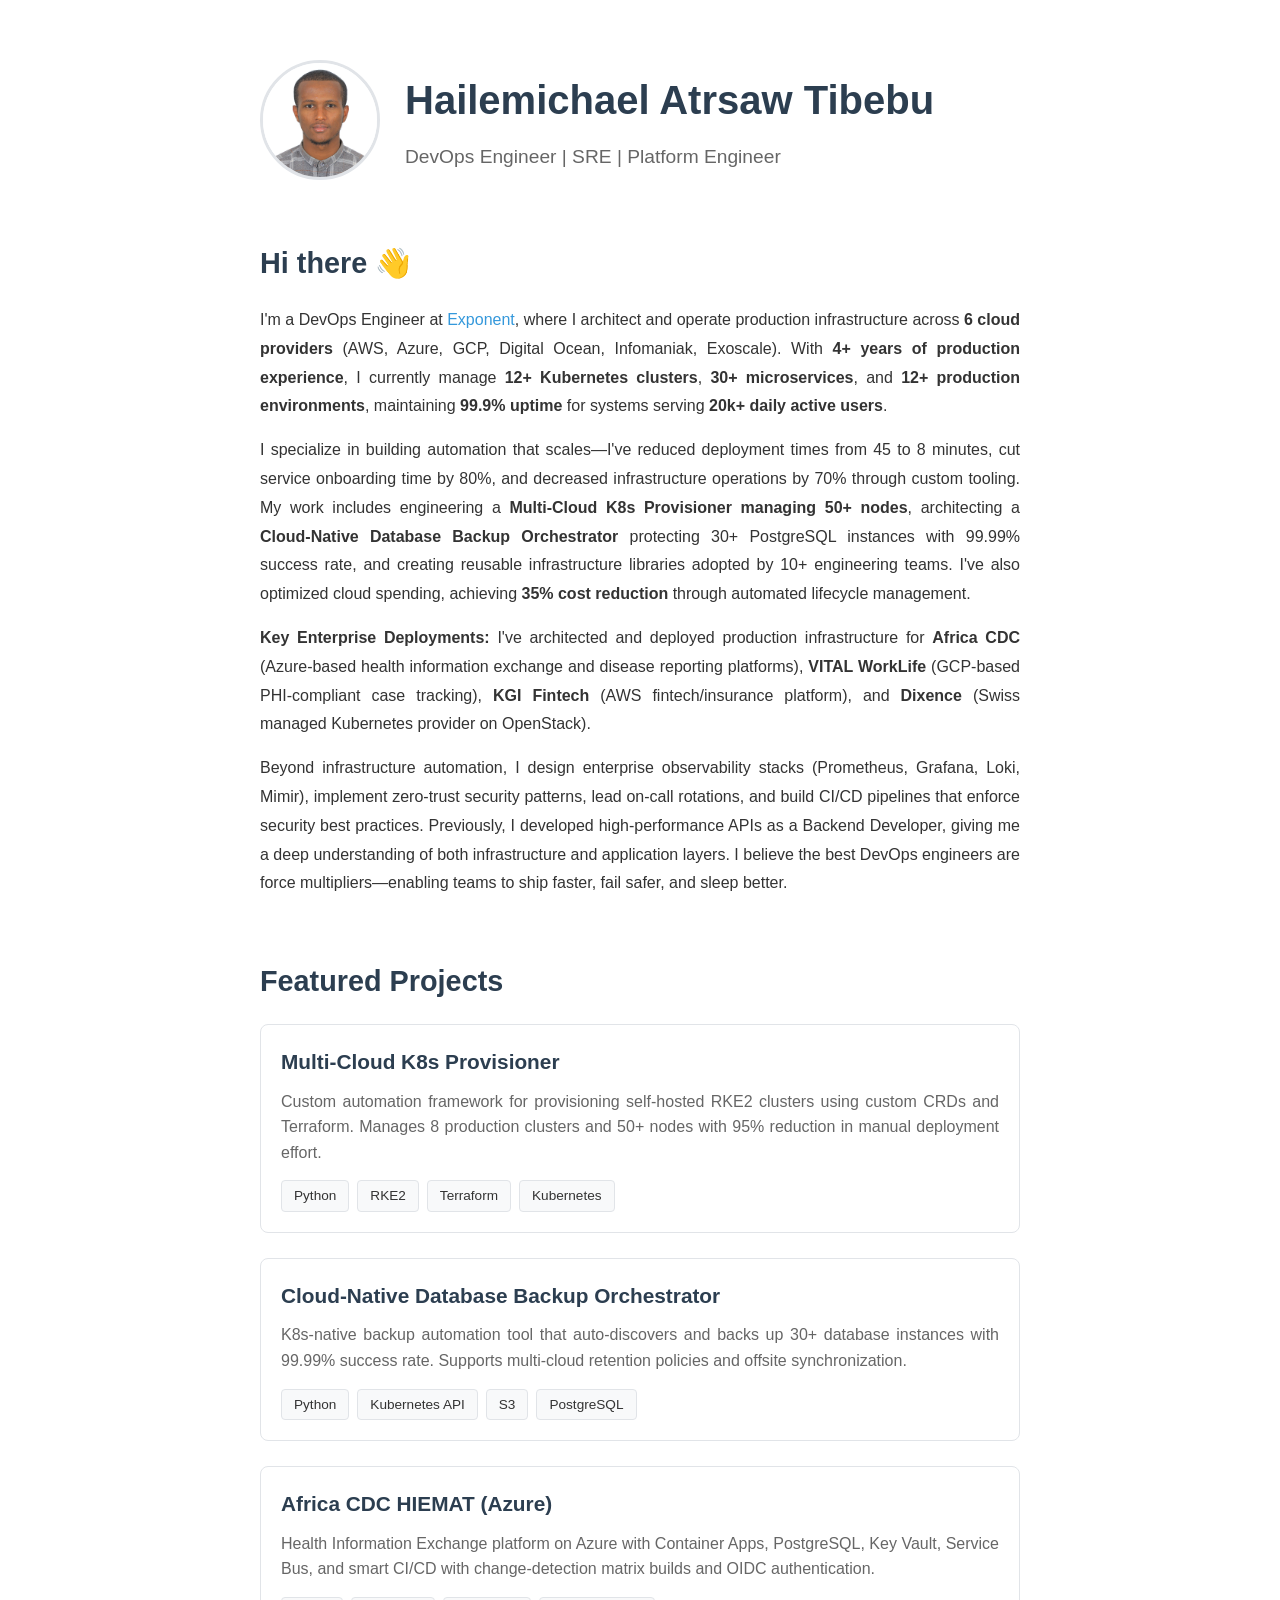
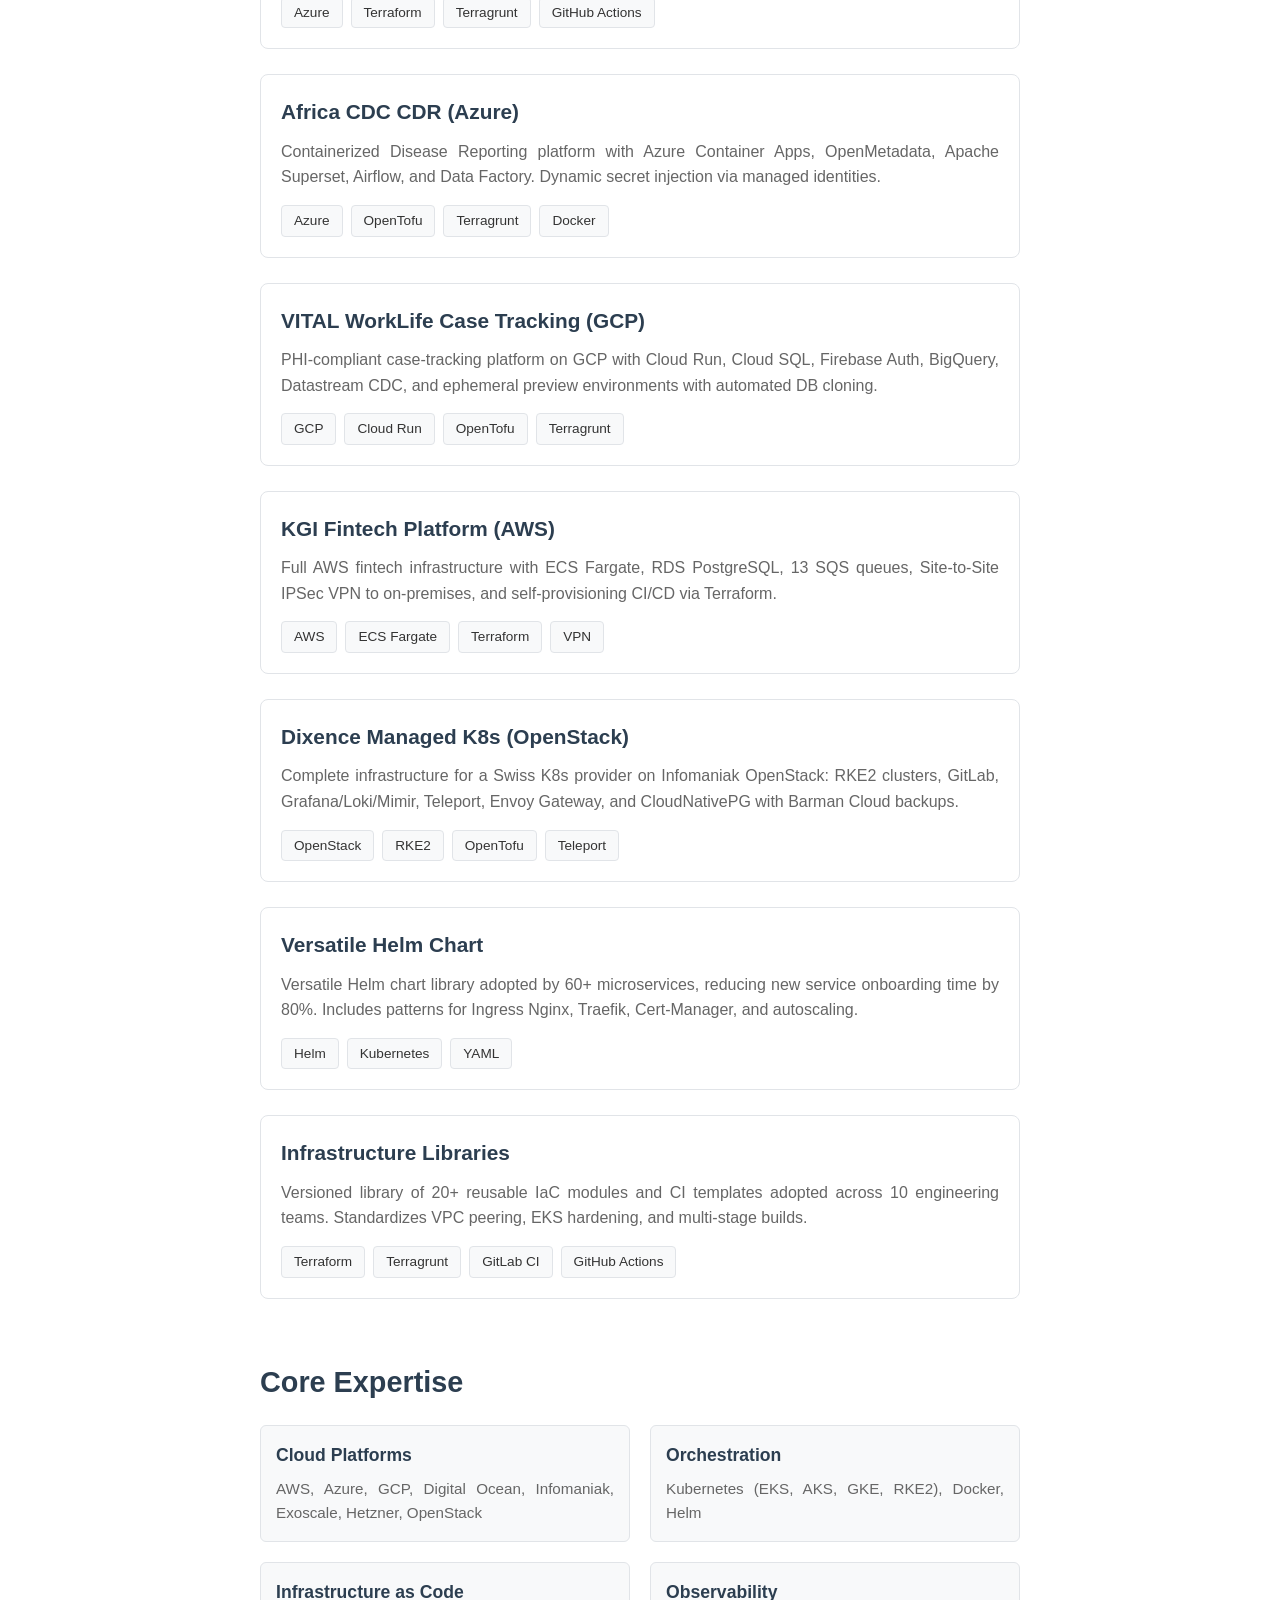
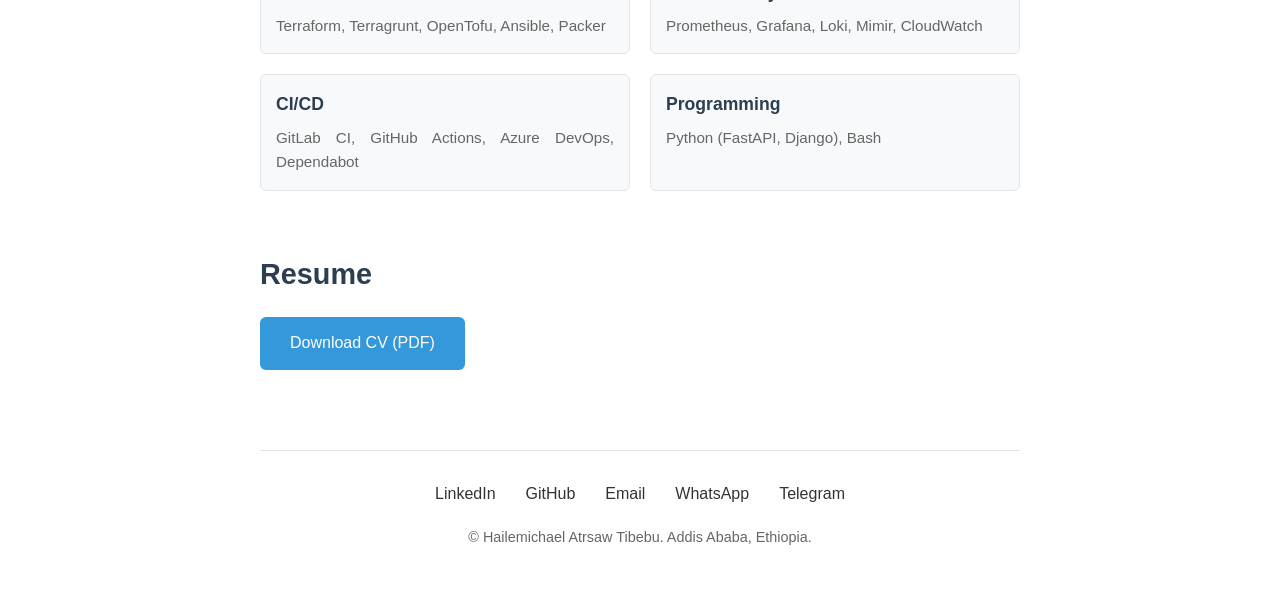
<file: index.html>
<!DOCTYPE html>
<html lang="en">
<head>
    <meta charset="UTF-8">
    <meta name="viewport" content="width=device-width, initial-scale=1.0">
    <title>Hailemichael Atrsaw Tibebu</title>
    <meta name="description" content="DevOps Engineer | SRE | Platform Engineer specializing in multi-cloud infrastructure and Kubernetes orchestration.">
    <link rel="icon" type="image/svg+xml" href="assets/favicon.svg">
    <link rel="stylesheet" href="style.css">
</head>
<body>
    <div class="container">
        <header class="header">
            <img src="assets/profile.jpg" alt="Hailemichael Atrsaw Tibebu" class="profile-image">
            <div class="header-text">
                <h1>Hailemichael Atrsaw Tibebu</h1>
                <p class="subtitle">DevOps Engineer | SRE | Platform Engineer</p>
            </div>
        </header>

        <main>
            <!-- About Section -->
            <section class="section">
                <h2>Hi there 👋</h2>
                <p>
                    I'm a DevOps Engineer at <a href="https://exponent.ch/" target="_blank" rel="noopener">Exponent</a>, 
                    where I architect and operate production infrastructure across <strong>6 cloud providers</strong> (AWS, Azure, GCP, Digital Ocean, Infomaniak, Exoscale). 
                    With <strong>4+ years of production experience</strong>, I currently manage <strong>12+ Kubernetes clusters</strong>, 
                    <strong>30+ microservices</strong>, and <strong>12+ production environments</strong>, maintaining <strong>99.9% uptime</strong> 
                    for systems serving <strong>20k+ daily active users</strong>.
                </p>
                <p>
                    I specialize in building automation that scales—I've reduced deployment times from 45 to 8 minutes, 
                    cut service onboarding time by 80%, and decreased infrastructure operations by 70% through custom tooling. 
                    My work includes engineering a <strong>Multi-Cloud K8s Provisioner managing 50+ nodes</strong>, architecting a 
                    <strong>Cloud-Native Database Backup Orchestrator</strong> protecting 30+ PostgreSQL instances with 99.99% success rate, 
                    and creating reusable infrastructure libraries adopted by 10+ engineering teams. I've also optimized cloud 
                    spending, achieving <strong>35% cost reduction</strong> through automated lifecycle management.
                </p>
                <p>
                    <strong>Key Enterprise Deployments:</strong> I've architected and deployed production infrastructure for 
                    <strong>Africa CDC</strong> (Azure-based health information exchange and disease reporting platforms), 
                    <strong>VITAL WorkLife</strong> (GCP-based PHI-compliant case tracking), 
                    <strong>KGI Fintech</strong> (AWS fintech/insurance platform), and 
                    <strong>Dixence</strong> (Swiss managed Kubernetes provider on OpenStack).
                </p>
                <p>
                    Beyond infrastructure automation, I design enterprise observability stacks (Prometheus, Grafana, Loki, Mimir), 
                    implement zero-trust security patterns, lead on-call rotations, and build CI/CD pipelines that enforce 
                    security best practices. Previously, I developed high-performance APIs as a Backend Developer, giving me 
                    a deep understanding of both infrastructure and application layers. I believe the best DevOps engineers 
                    are force multipliers—enabling teams to ship faster, fail safer, and sleep better.
                </p>
            </section>

            <!-- Featured Projects Section -->
            <section class="section">
                <h2>Featured Projects</h2>
                <div class="projects">
                    <div class="project-card">
                        <h3>Multi-Cloud K8s Provisioner</h3>
                        <p>Custom automation framework for provisioning self-hosted RKE2 clusters using custom CRDs and Terraform. Manages 8 production clusters and 50+ nodes with 95% reduction in manual deployment effort.</p>
                        <div class="tags">
                            <span class="tag">Python</span>
                            <span class="tag">RKE2</span>
                            <span class="tag">Terraform</span>
                            <span class="tag">Kubernetes</span>
                        </div>
                    </div>

                    <div class="project-card">
                        <h3>Cloud-Native Database Backup Orchestrator</h3>
                        <p>K8s-native backup automation tool that auto-discovers and backs up 30+ database instances with 99.99% success rate. Supports multi-cloud retention policies and offsite synchronization.</p>
                        <div class="tags">
                            <span class="tag">Python</span>
                            <span class="tag">Kubernetes API</span>
                            <span class="tag">S3</span>
                            <span class="tag">PostgreSQL</span>
                        </div>
                    </div>

                    <div class="project-card">
                        <h3>Africa CDC HIEMAT (Azure)</h3>
                        <p>Health Information Exchange platform on Azure with Container Apps, PostgreSQL, Key Vault, Service Bus, and smart CI/CD with change-detection matrix builds and OIDC authentication.</p>
                        <div class="tags">
                            <span class="tag">Azure</span>
                            <span class="tag">Terraform</span>
                            <span class="tag">Terragrunt</span>
                            <span class="tag">GitHub Actions</span>
                        </div>
                    </div>

                    <div class="project-card">
                        <h3>Africa CDC CDR (Azure)</h3>
                        <p>Containerized Disease Reporting platform with Azure Container Apps, OpenMetadata, Apache Superset, Airflow, and Data Factory. Dynamic secret injection via managed identities.</p>
                        <div class="tags">
                            <span class="tag">Azure</span>
                            <span class="tag">OpenTofu</span>
                            <span class="tag">Terragrunt</span>
                            <span class="tag">Docker</span>
                        </div>
                    </div>

                    <div class="project-card">
                        <h3>VITAL WorkLife Case Tracking (GCP)</h3>
                        <p>PHI-compliant case-tracking platform on GCP with Cloud Run, Cloud SQL, Firebase Auth, BigQuery, Datastream CDC, and ephemeral preview environments with automated DB cloning.</p>
                        <div class="tags">
                            <span class="tag">GCP</span>
                            <span class="tag">Cloud Run</span>
                            <span class="tag">OpenTofu</span>
                            <span class="tag">Terragrunt</span>
                        </div>
                    </div>

                    <div class="project-card">
                        <h3>KGI Fintech Platform (AWS)</h3>
                        <p>Full AWS fintech infrastructure with ECS Fargate, RDS PostgreSQL, 13 SQS queues, Site-to-Site IPSec VPN to on-premises, and self-provisioning CI/CD via Terraform.</p>
                        <div class="tags">
                            <span class="tag">AWS</span>
                            <span class="tag">ECS Fargate</span>
                            <span class="tag">Terraform</span>
                            <span class="tag">VPN</span>
                        </div>
                    </div>

                    <div class="project-card">
                        <h3>Dixence Managed K8s (OpenStack)</h3>
                        <p>Complete infrastructure for a Swiss K8s provider on Infomaniak OpenStack: RKE2 clusters, GitLab, Grafana/Loki/Mimir, Teleport, Envoy Gateway, and CloudNativePG with Barman Cloud backups.</p>
                        <div class="tags">
                            <span class="tag">OpenStack</span>
                            <span class="tag">RKE2</span>
                            <span class="tag">OpenTofu</span>
                            <span class="tag">Teleport</span>
                        </div>
                    </div>

                    <div class="project-card">
                        <h3>Versatile Helm Chart</h3>
                        <p>Versatile Helm chart library adopted by 60+ microservices, reducing new service onboarding time by 80%. Includes patterns for Ingress Nginx, Traefik, Cert-Manager, and autoscaling.</p>
                        <div class="tags">
                            <span class="tag">Helm</span>
                            <span class="tag">Kubernetes</span>
                            <span class="tag">YAML</span>
                        </div>
                    </div>

                    <div class="project-card">
                        <h3>Infrastructure Libraries</h3>
                        <p>Versioned library of 20+ reusable IaC modules and CI templates adopted across 10 engineering teams. Standardizes VPC peering, EKS hardening, and multi-stage builds.</p>
                        <div class="tags">
                            <span class="tag">Terraform</span>
                            <span class="tag">Terragrunt</span>
                            <span class="tag">GitLab CI</span>
                            <span class="tag">GitHub Actions</span>
                        </div>
                    </div>
                </div>
            </section>

            <!-- Skills Section -->
            <section class="section">
                <h2>Core Expertise</h2>
                <div class="skills-grid">
                    <div class="skill-category">
                        <h4>Cloud Platforms</h4>
                        <p>AWS, Azure, GCP, Digital Ocean, Infomaniak, Exoscale, Hetzner, OpenStack</p>
                    </div>
                    <div class="skill-category">
                        <h4>Orchestration</h4>
                        <p>Kubernetes (EKS, AKS, GKE, RKE2), Docker, Helm</p>
                    </div>
                    <div class="skill-category">
                        <h4>Infrastructure as Code</h4>
                        <p>Terraform, Terragrunt, OpenTofu, Ansible, Packer</p>
                    </div>
                    <div class="skill-category">
                        <h4>Observability</h4>
                        <p>Prometheus, Grafana, Loki, Mimir, CloudWatch</p>
                    </div>
                    <div class="skill-category">
                        <h4>CI/CD</h4>
                        <p>GitLab CI, GitHub Actions, Azure DevOps, Dependabot</p>
                    </div>
                    <div class="skill-category">
                        <h4>Programming</h4>
                        <p>Python (FastAPI, Django), Bash</p>
                    </div>
                </div>
            </section>

            <!-- Resume Section -->
            <section class="section">
                <h2>Resume</h2>
                <p>
                    <a href="assets/latest_CV.pdf" class="cv-link" target="_blank">Download CV (PDF)</a>
                </p>
            </section>
        </main>

        <footer class="footer">
            <div class="social-links">
                <a href="https://linkedin.com/in/hailat/" target="_blank" rel="noopener">LinkedIn</a>
                <a href="https://github.com/hailatGH" target="_blank" rel="noopener">GitHub</a>
                <a href="mailto:hailemichael.atrsaw@gmail.com">Email</a>
                <a href="https://wa.me/251912828397" target="_blank" rel="noopener">WhatsApp</a>
                <a href="https://t.me/hailat_tg" target="_blank" rel="noopener">Telegram</a>
            </div>
            <p class="copyright">
                © Hailemichael Atrsaw Tibebu. Addis Ababa, Ethiopia.
            </p>
        </footer>
    </div>
</body>
</html>
</file>
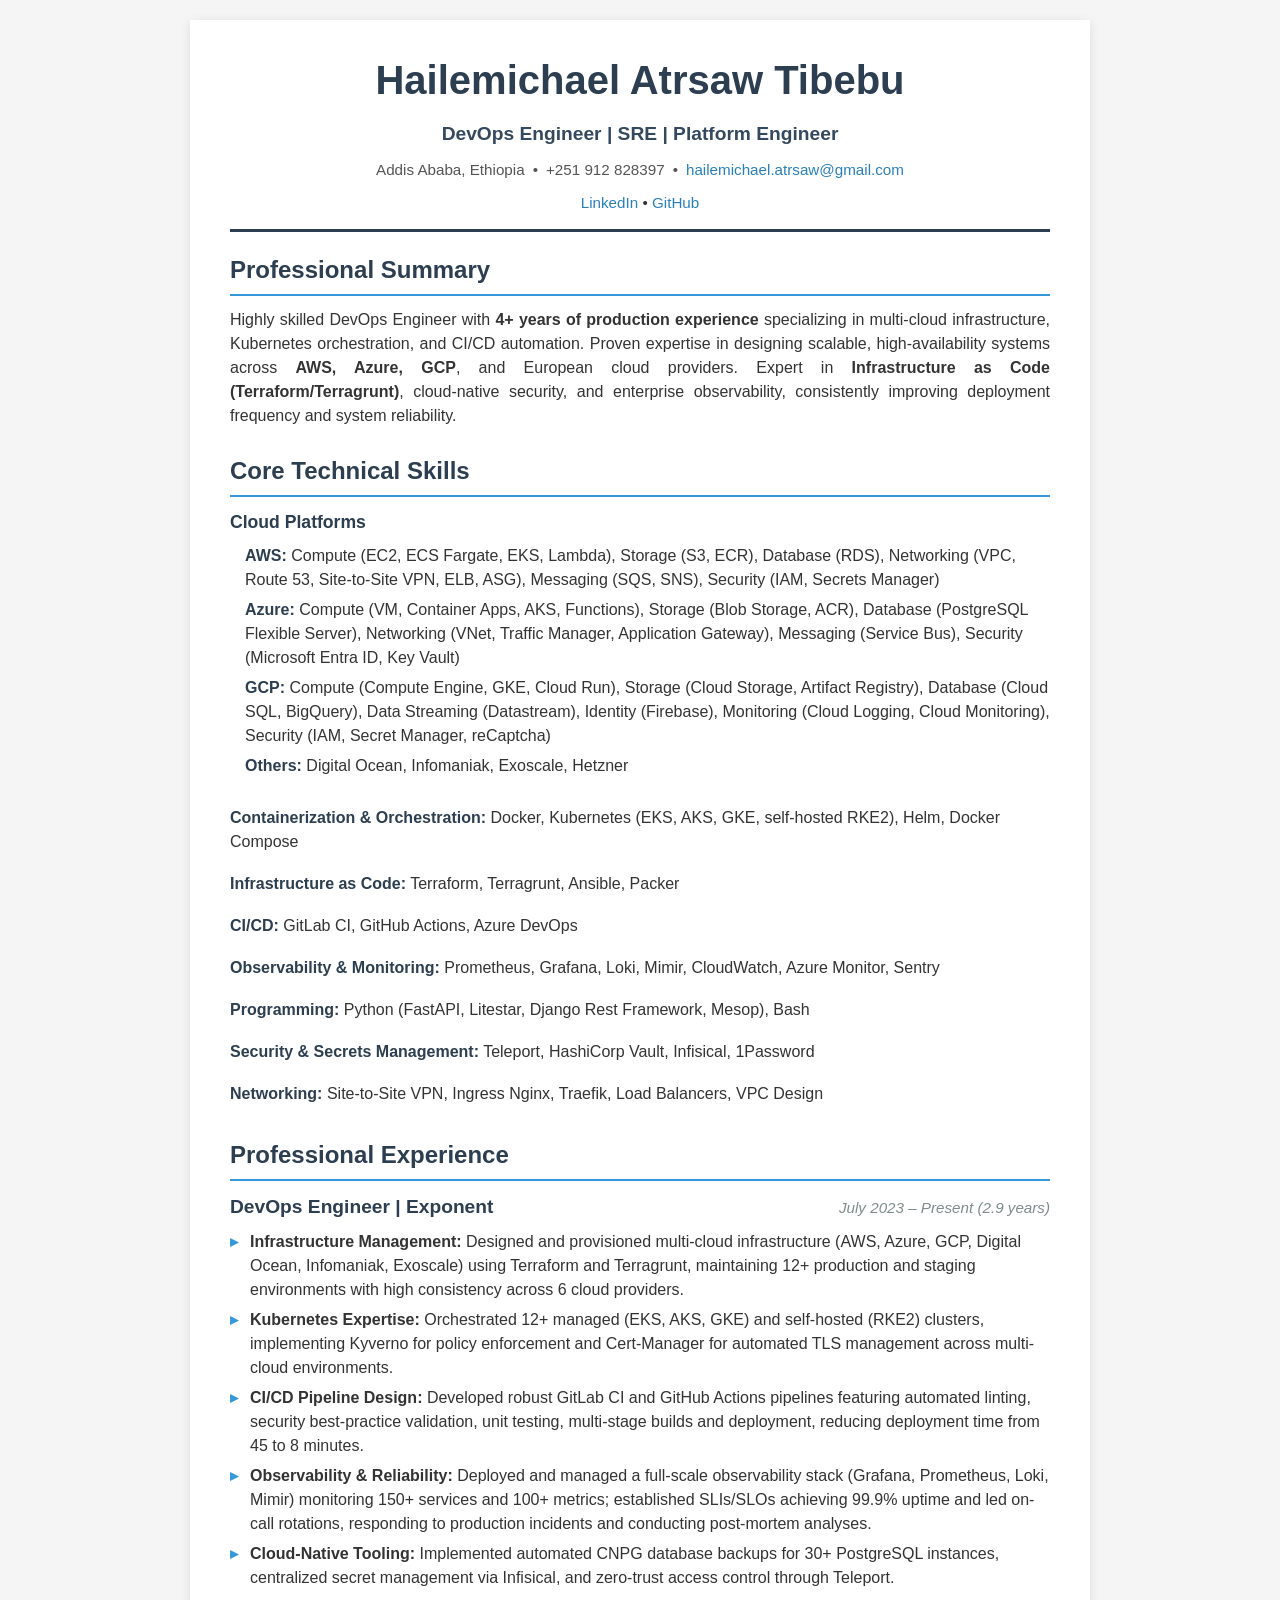
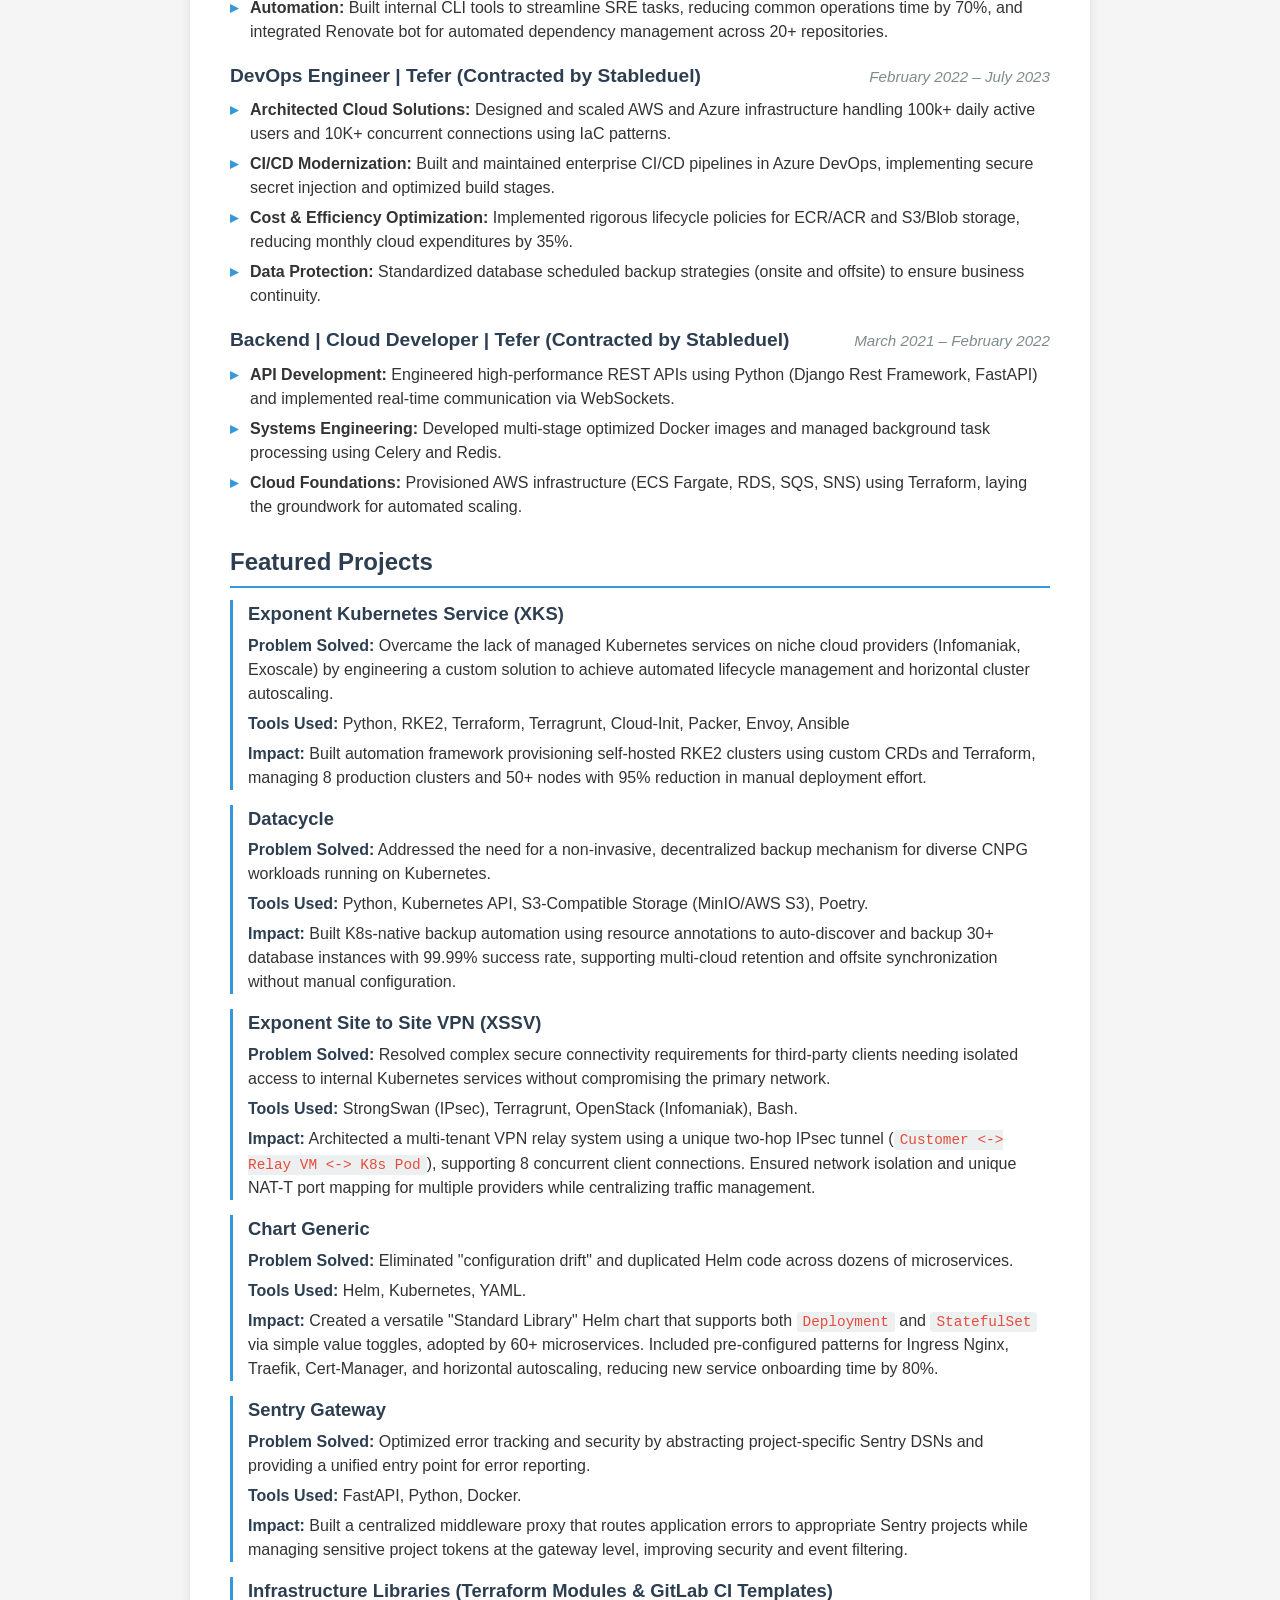
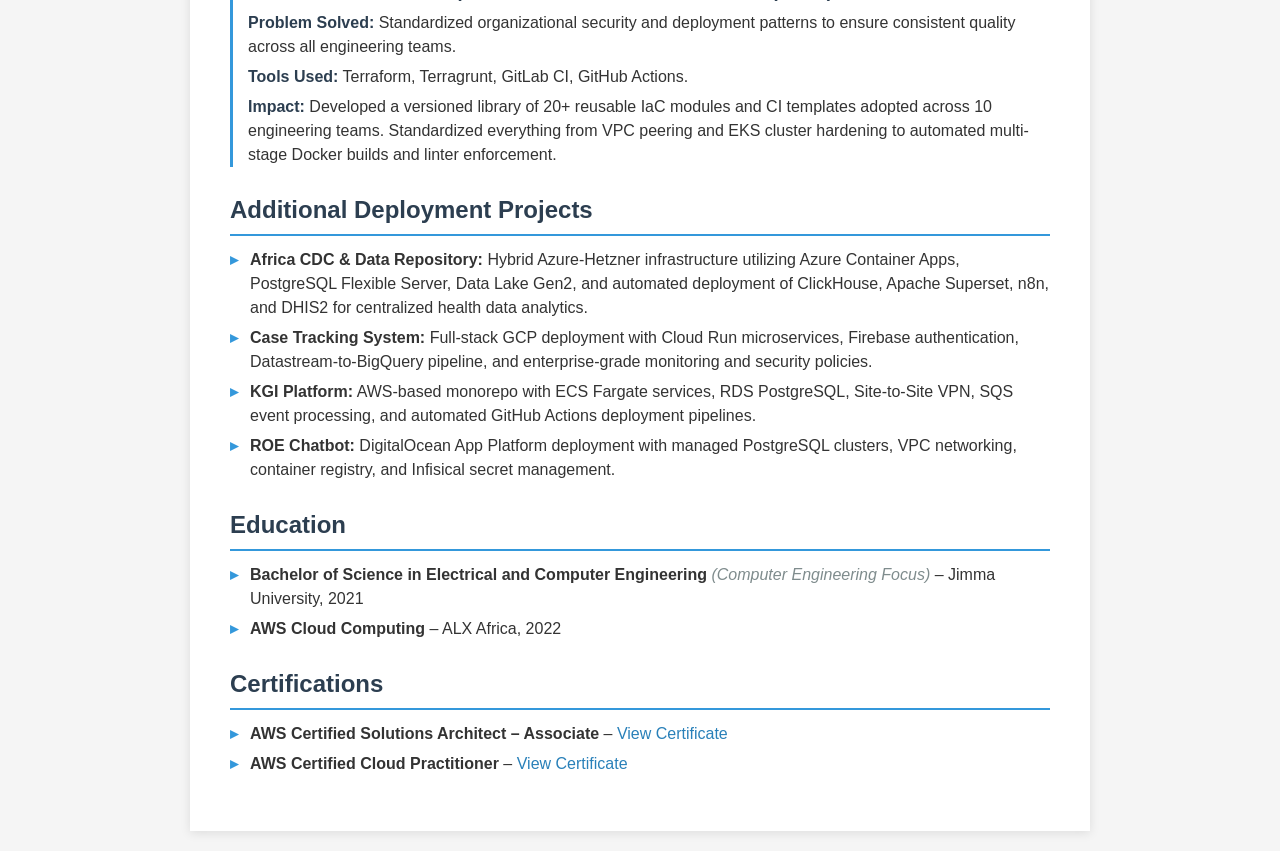
<file: src/main.html>
<!DOCTYPE html>
<html lang="en">
<head>
    <meta charset="UTF-8">
    <meta name="viewport" content="width=device-width, initial-scale=1.0">
    <title>Hailemichael Atrsaw Tibebu - CV</title>
    <link rel="stylesheet" href="styles.css">
</head>
<body>
    <div class="container">
        <!-- Header -->
        <header class="cv-header">
            <h1>Hailemichael Atrsaw Tibebu</h1>
            <div class="subtitle">
                <strong>DevOps Engineer | SRE | Platform Engineer</strong>
            </div>
            <div class="contact-info">
                <span>Addis Ababa, Ethiopia</span>
                <span>•</span>
                <span>+251 912 828397</span>
                <span>•</span>
                <a href="mailto:hailemichael.atrsaw@gmail.com">hailemichael.atrsaw@gmail.com</a>
            </div>
            <div class="social-links">
                <a href="https://www.linkedin.com/in/hailat/" target="_blank">LinkedIn</a>
                <span>•</span>
                <a href="https://github.com/hailatGH" target="_blank">GitHub</a>
            </div>
        </header>

        <!-- Professional Summary -->
        <section class="section">
            <h2>Professional Summary</h2>
            <p>Highly skilled DevOps Engineer with <strong>4+ years of production experience</strong> specializing in multi-cloud infrastructure, Kubernetes orchestration, and CI/CD automation. Proven expertise in designing scalable, high-availability systems across <strong>AWS, Azure, GCP</strong>, and European cloud providers. Expert in <strong>Infrastructure as Code (Terraform/Terragrunt)</strong>, cloud-native security, and enterprise observability, consistently improving deployment frequency and system reliability.</p>
        </section>

        <!-- Core Technical Skills -->
        <section class="section">
            <h2>Core Technical Skills</h2>
            <div class="skills-grid">
                <div class="skill-category">
                    <h3>Cloud Platforms</h3>
                    <div class="skill-item">
                        <strong>AWS:</strong> Compute (EC2, ECS Fargate, EKS, Lambda), Storage (S3, ECR), Database (RDS), Networking (VPC, Route 53, Site-to-Site VPN, ELB, ASG), Messaging (SQS, SNS), Security (IAM, Secrets Manager)
                    </div>
                    <div class="skill-item">
                        <strong>Azure:</strong> Compute (VM, Container Apps, AKS, Functions), Storage (Blob Storage, ACR), Database (PostgreSQL Flexible Server), Networking (VNet, Traffic Manager, Application Gateway), Messaging (Service Bus), Security (Microsoft Entra ID, Key Vault)
                    </div>
                    <div class="skill-item">
                        <strong>GCP:</strong> Compute (Compute Engine, GKE, Cloud Run), Storage (Cloud Storage, Artifact Registry), Database (Cloud SQL, BigQuery), Data Streaming (Datastream), Identity (Firebase), Monitoring (Cloud Logging, Cloud Monitoring), Security (IAM, Secret Manager, reCaptcha)
                    </div>
                    <div class="skill-item">
                        <strong>Others:</strong> Digital Ocean, Infomaniak, Exoscale, Hetzner
                    </div>
                </div>
                
                <div class="skill-row">
                    <strong>Containerization & Orchestration:</strong> Docker, Kubernetes (EKS, AKS, GKE, self-hosted RKE2), Helm, Docker Compose
                </div>
                <div class="skill-row">
                    <strong>Infrastructure as Code:</strong> Terraform, Terragrunt, Ansible, Packer
                </div>
                <div class="skill-row">
                    <strong>CI/CD:</strong> GitLab CI, GitHub Actions, Azure DevOps
                </div>
                <div class="skill-row">
                    <strong>Observability & Monitoring:</strong> Prometheus, Grafana, Loki, Mimir, CloudWatch, Azure Monitor, Sentry
                </div>
                <div class="skill-row">
                    <strong>Programming:</strong> Python (FastAPI, Litestar, Django Rest Framework, Mesop), Bash
                </div>
                <div class="skill-row">
                    <strong>Security & Secrets Management:</strong> Teleport, HashiCorp Vault, Infisical, 1Password
                </div>
                <div class="skill-row">
                    <strong>Networking:</strong> Site-to-Site VPN, Ingress Nginx, Traefik, Load Balancers, VPC Design
                </div>
            </div>
        </section>

        <!-- Professional Experience -->
        <section class="section">
            <h2>Professional Experience</h2>
            
            <div class="experience-item">
                <div class="experience-header">
                    <h3>DevOps Engineer | Exponent</h3>
                    <span class="date">July 2023 – Present (2.9 years)</span>
                </div>
                <ul>
                    <li><strong>Infrastructure Management:</strong> Designed and provisioned multi-cloud infrastructure (AWS, Azure, GCP, Digital Ocean, Infomaniak, Exoscale) using Terraform and Terragrunt, maintaining 12+ production and staging environments with high consistency across 6 cloud providers.</li>
                    <li><strong>Kubernetes Expertise:</strong> Orchestrated 12+ managed (EKS, AKS, GKE) and self-hosted (RKE2) clusters, implementing Kyverno for policy enforcement and Cert-Manager for automated TLS management across multi-cloud environments.</li>
                    <li><strong>CI/CD Pipeline Design:</strong> Developed robust GitLab CI and GitHub Actions pipelines featuring automated linting, security best-practice validation, unit testing, multi-stage builds and deployment, reducing deployment time from 45 to 8 minutes.</li>
                    <li><strong>Observability & Reliability:</strong> Deployed and managed a full-scale observability stack (Grafana, Prometheus, Loki, Mimir) monitoring 150+ services and 100+ metrics; established SLIs/SLOs achieving 99.9% uptime and led on-call rotations, responding to production incidents and conducting post-mortem analyses.</li>
                    <li><strong>Cloud-Native Tooling:</strong> Implemented automated CNPG database backups for 30+ PostgreSQL instances, centralized secret management via Infisical, and zero-trust access control through Teleport.</li>
                    <li><strong>Automation:</strong> Built internal CLI tools to streamline SRE tasks, reducing common operations time by 70%, and integrated Renovate bot for automated dependency management across 20+ repositories.</li>
                </ul>
            </div>

            <div class="experience-item">
                <div class="experience-header">
                    <h3>DevOps Engineer | Tefer (Contracted by Stableduel)</h3>
                    <span class="date">February 2022 – July 2023</span>
                </div>
                <ul>
                    <li><strong>Architected Cloud Solutions:</strong> Designed and scaled AWS and Azure infrastructure handling 100k+ daily active users and 10K+ concurrent connections using IaC patterns.</li>
                    <li><strong>CI/CD Modernization:</strong> Built and maintained enterprise CI/CD pipelines in Azure DevOps, implementing secure secret injection and optimized build stages.</li>
                    <li><strong>Cost & Efficiency Optimization:</strong> Implemented rigorous lifecycle policies for ECR/ACR and S3/Blob storage, reducing monthly cloud expenditures by 35%.</li>
                    <li><strong>Data Protection:</strong> Standardized database scheduled backup strategies (onsite and offsite) to ensure business continuity.</li>
                </ul>
            </div>

            <div class="experience-item">
                <div class="experience-header">
                    <h3>Backend | Cloud Developer | Tefer (Contracted by Stableduel)</h3>
                    <span class="date">March 2021 – February 2022</span>
                </div>
                <ul>
                    <li><strong>API Development:</strong> Engineered high-performance REST APIs using Python (Django Rest Framework, FastAPI) and implemented real-time communication via WebSockets.</li>
                    <li><strong>Systems Engineering:</strong> Developed multi-stage optimized Docker images and managed background task processing using Celery and Redis.</li>
                    <li><strong>Cloud Foundations:</strong> Provisioned AWS infrastructure (ECS Fargate, RDS, SQS, SNS) using Terraform, laying the groundwork for automated scaling.</li>
                </ul>
            </div>
        </section>

        <!-- Featured Projects -->
        <section class="section">
            <h2>Featured Projects</h2>
            
            <div class="project-item">
                <h3>Exponent Kubernetes Service (XKS)</h3>
                <div class="project-detail">
                    <strong>Problem Solved:</strong> Overcame the lack of managed Kubernetes services on niche cloud providers (Infomaniak, Exoscale) by engineering a custom solution to achieve automated lifecycle management and horizontal cluster autoscaling.
                </div>
                <div class="project-detail">
                    <strong>Tools Used:</strong> Python, RKE2, Terraform, Terragrunt, Cloud-Init, Packer, Envoy, Ansible
                </div>
                <div class="project-detail">
                    <strong>Impact:</strong> Built automation framework provisioning self-hosted RKE2 clusters using custom CRDs and Terraform, managing 8 production clusters and 50+ nodes with 95% reduction in manual deployment effort.
                </div>
            </div>

            <div class="project-item">
                <h3>Datacycle</h3>
                <div class="project-detail">
                    <strong>Problem Solved:</strong> Addressed the need for a non-invasive, decentralized backup mechanism for diverse CNPG workloads running on Kubernetes.
                </div>
                <div class="project-detail">
                    <strong>Tools Used:</strong> Python, Kubernetes API, S3-Compatible Storage (MinIO/AWS S3), Poetry.
                </div>
                <div class="project-detail">
                    <strong>Impact:</strong> Built K8s-native backup automation using resource annotations to auto-discover and backup 30+ database instances with 99.99% success rate, supporting multi-cloud retention and offsite synchronization without manual configuration.
                </div>
            </div>

            <div class="project-item">
                <h3>Exponent Site to Site VPN (XSSV)</h3>
                <div class="project-detail">
                    <strong>Problem Solved:</strong> Resolved complex secure connectivity requirements for third-party clients needing isolated access to internal Kubernetes services without compromising the primary network.
                </div>
                <div class="project-detail">
                    <strong>Tools Used:</strong> StrongSwan (IPsec), Terragrunt, OpenStack (Infomaniak), Bash.
                </div>
                <div class="project-detail">
                    <strong>Impact:</strong> Architected a multi-tenant VPN relay system using a unique two-hop IPsec tunnel (<code>Customer &lt;-&gt; Relay VM &lt;-&gt; K8s Pod</code>), supporting 8 concurrent client connections. Ensured network isolation and unique NAT-T port mapping for multiple providers while centralizing traffic management.
                </div>
            </div>

            <div class="project-item">
                <h3>Chart Generic</h3>
                <div class="project-detail">
                    <strong>Problem Solved:</strong> Eliminated "configuration drift" and duplicated Helm code across dozens of microservices.
                </div>
                <div class="project-detail">
                    <strong>Tools Used:</strong> Helm, Kubernetes, YAML.
                </div>
                <div class="project-detail">
                    <strong>Impact:</strong> Created a versatile "Standard Library" Helm chart that supports both <code>Deployment</code> and <code>StatefulSet</code> via simple value toggles, adopted by 60+ microservices. Included pre-configured patterns for Ingress Nginx, Traefik, Cert-Manager, and horizontal autoscaling, reducing new service onboarding time by 80%.
                </div>
            </div>

            <div class="project-item">
                <h3>Sentry Gateway</h3>
                <div class="project-detail">
                    <strong>Problem Solved:</strong> Optimized error tracking and security by abstracting project-specific Sentry DSNs and providing a unified entry point for error reporting.
                </div>
                <div class="project-detail">
                    <strong>Tools Used:</strong> FastAPI, Python, Docker.
                </div>
                <div class="project-detail">
                    <strong>Impact:</strong> Built a centralized middleware proxy that routes application errors to appropriate Sentry projects while managing sensitive project tokens at the gateway level, improving security and event filtering.
                </div>
            </div>

            <div class="project-item">
                <h3>Infrastructure Libraries (Terraform Modules & GitLab CI Templates)</h3>
                <div class="project-detail">
                    <strong>Problem Solved:</strong> Standardized organizational security and deployment patterns to ensure consistent quality across all engineering teams.
                </div>
                <div class="project-detail">
                    <strong>Tools Used:</strong> Terraform, Terragrunt, GitLab CI, GitHub Actions.
                </div>
                <div class="project-detail">
                    <strong>Impact:</strong> Developed a versioned library of 20+ reusable IaC modules and CI templates adopted across 10 engineering teams. Standardized everything from VPC peering and EKS cluster hardening to automated multi-stage Docker builds and linter enforcement.
                </div>
            </div>
        </section>

        <!-- Additional Deployment Projects -->
        <section class="section">
            <h2>Additional Deployment Projects</h2>
            <ul class="additional-projects">
                <li><strong>Africa CDC & Data Repository:</strong> Hybrid Azure-Hetzner infrastructure utilizing Azure Container Apps, PostgreSQL Flexible Server, Data Lake Gen2, and automated deployment of ClickHouse, Apache Superset, n8n, and DHIS2 for centralized health data analytics.</li>
                <li><strong>Case Tracking System:</strong> Full-stack GCP deployment with Cloud Run microservices, Firebase authentication, Datastream-to-BigQuery pipeline, and enterprise-grade monitoring and security policies.</li>
                <li><strong>KGI Platform:</strong> AWS-based monorepo with ECS Fargate services, RDS PostgreSQL, Site-to-Site VPN, SQS event processing, and automated GitHub Actions deployment pipelines.</li>
                <li><strong>ROE Chatbot:</strong> DigitalOcean App Platform deployment with managed PostgreSQL clusters, VPC networking, container registry, and Infisical secret management.</li>
            </ul>
        </section>

        <!-- Education -->
        <section class="section">
            <h2>Education</h2>
            <ul>
                <li><strong>Bachelor of Science in Electrical and Computer Engineering</strong> <em>(Computer Engineering Focus)</em> – Jimma University, 2021</li>
                <li><strong>AWS Cloud Computing</strong> – ALX Africa, 2022</li>
            </ul>
        </section>

        <!-- Certifications -->
        <section class="section">
            <h2>Certifications</h2>
            <ul>
                <li><strong>AWS Certified Solutions Architect – Associate</strong> – <a href="https://www.credly.com/badges/4898bdae-19da-4ce7-b501-4ef43db0737e" target="_blank">View Certificate</a></li>
                <li><strong>AWS Certified Cloud Practitioner</strong> – <a href="https://www.credly.com/badges/e630c56d-ab6e-4f98-b6da-cfce5263ad38" target="_blank">View Certificate</a></li>
            </ul>
        </section>
    </div>
</body>
</html>
</file>
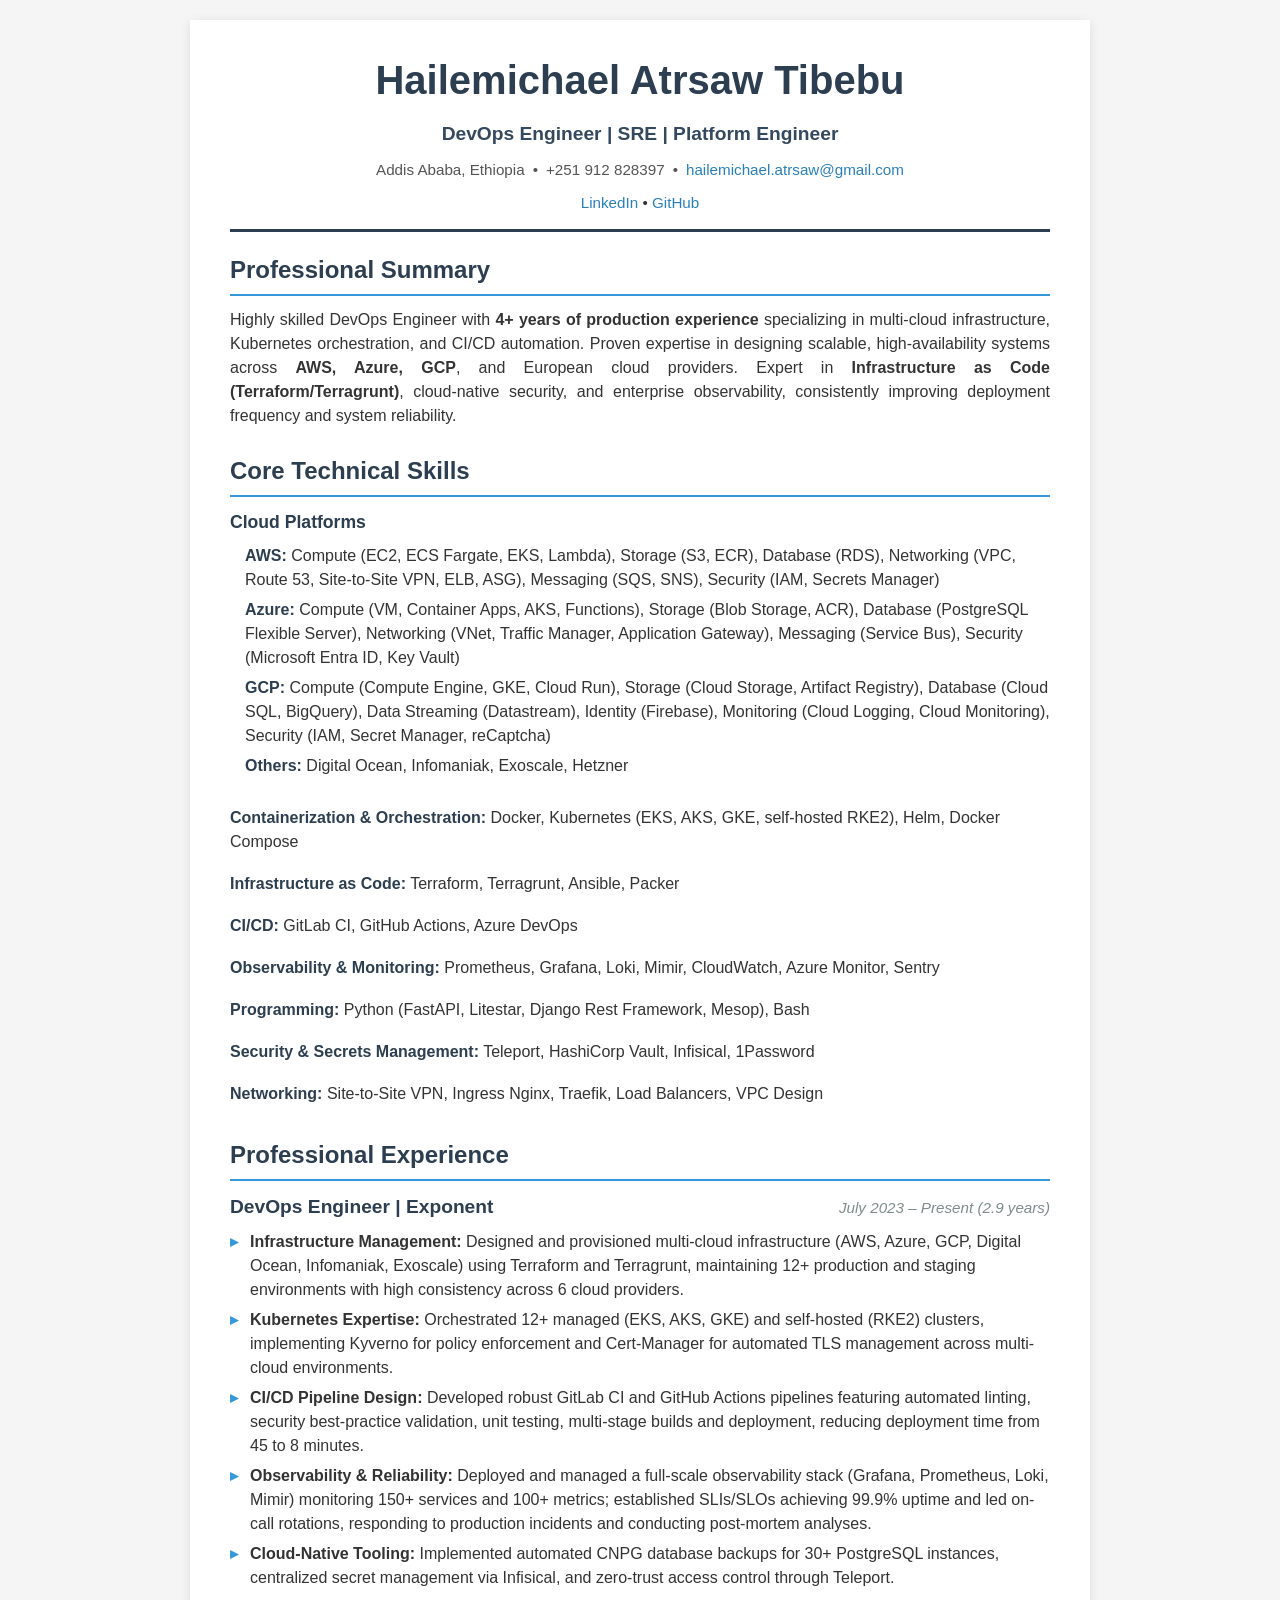
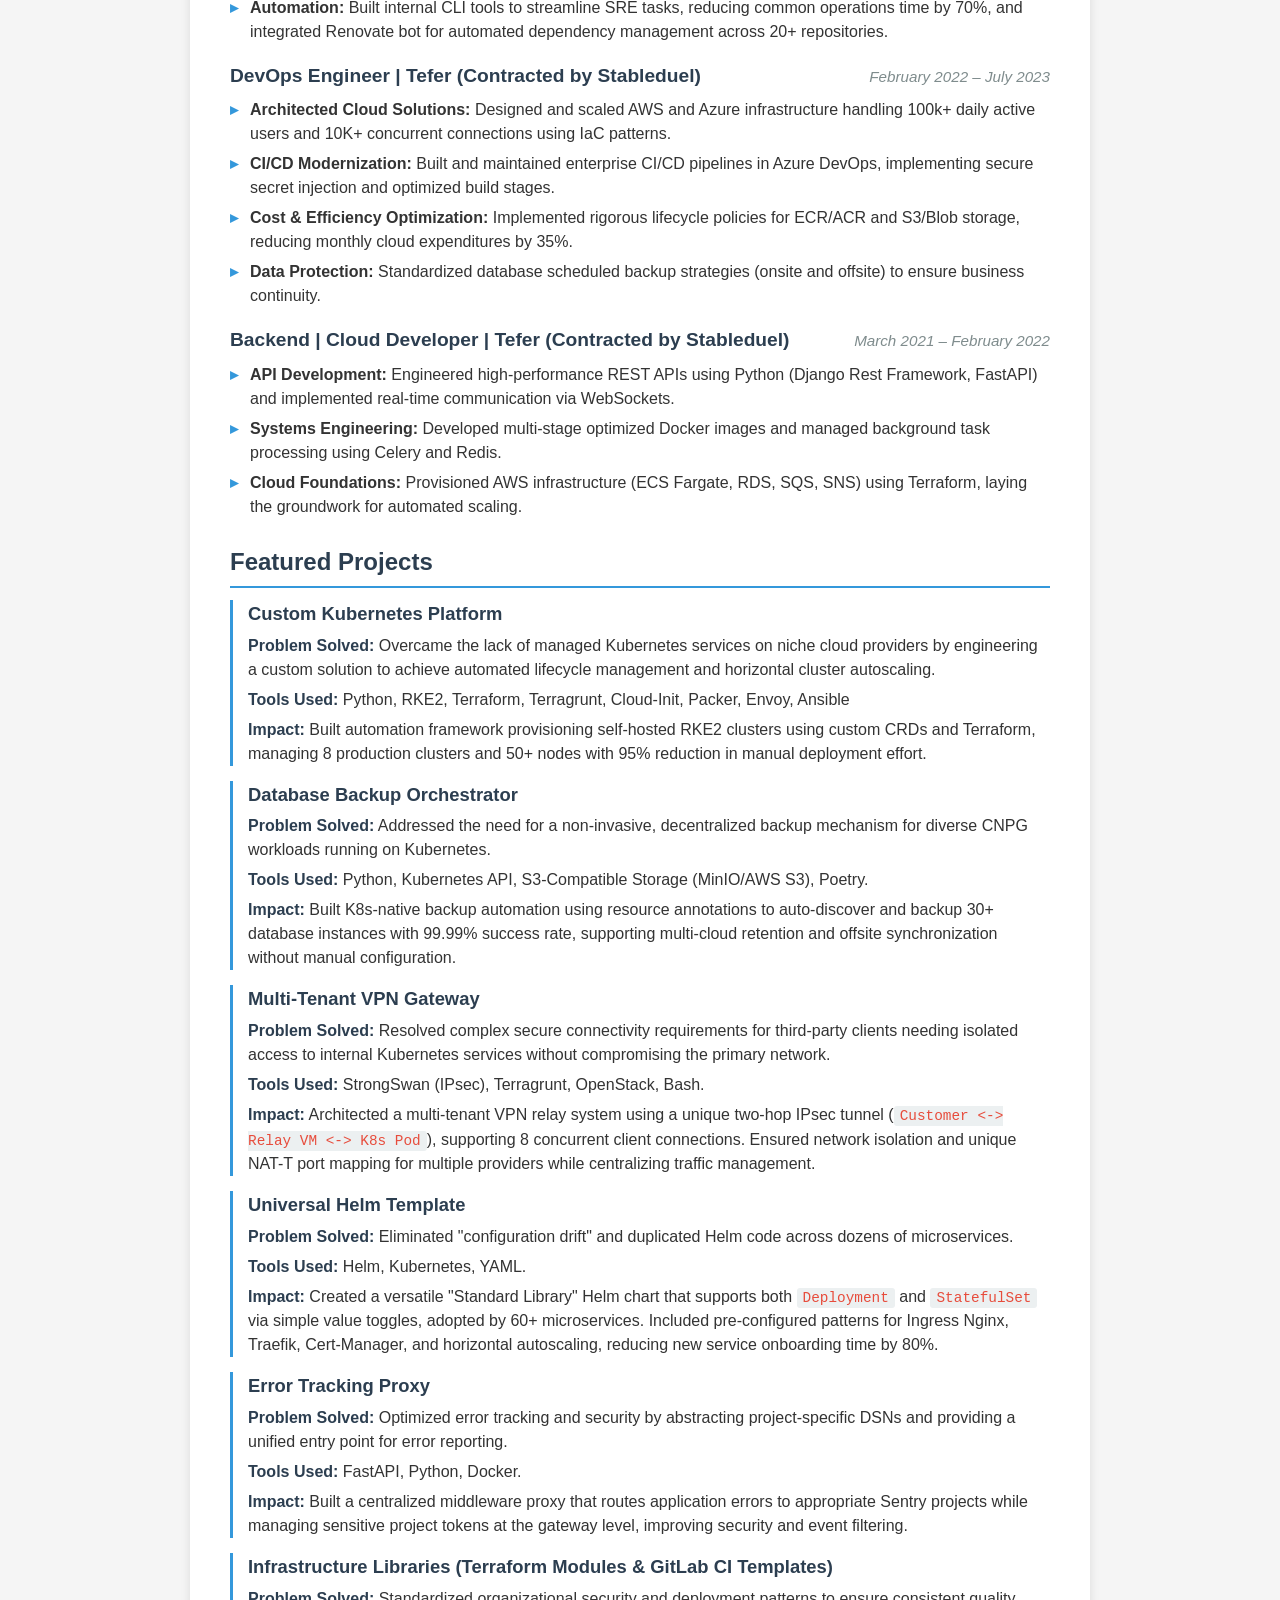
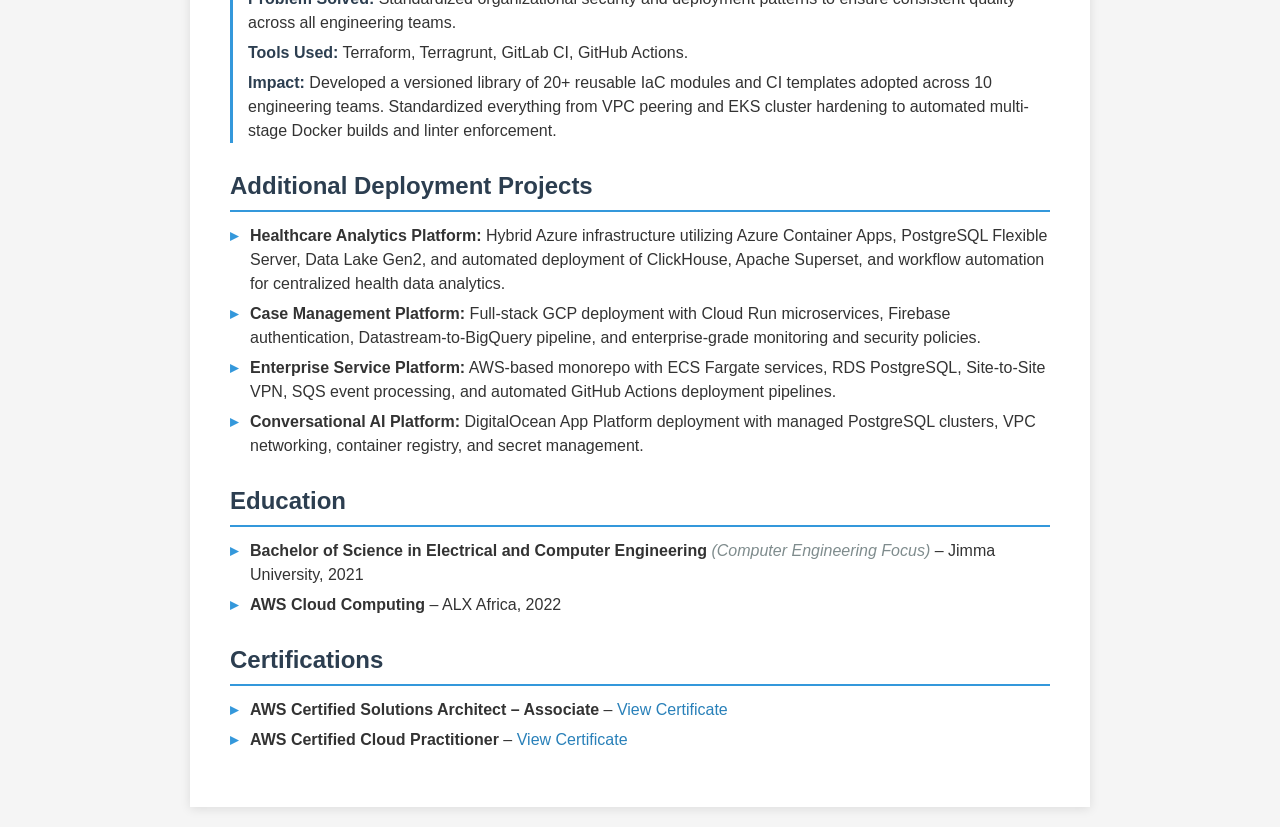
<file: tools/cv_generator/src/main.html>
<!DOCTYPE html>
<html lang="en">
<head>
    <meta charset="UTF-8">
    <meta name="viewport" content="width=device-width, initial-scale=1.0">
    <title>Hailemichael Atrsaw Tibebu - CV</title>
    <link rel="stylesheet" href="styles.css">
</head>
<body>
    <div class="container">
        <!-- Header -->
        <header class="cv-header">
            <h1>Hailemichael Atrsaw Tibebu</h1>
            <div class="subtitle">
                <strong>DevOps Engineer | SRE | Platform Engineer</strong>
            </div>
            <div class="contact-info">
                <span>Addis Ababa, Ethiopia</span>
                <span>•</span>
                <span>+251 912 828397</span>
                <span>•</span>
                <a href="mailto:hailemichael.atrsaw@gmail.com">hailemichael.atrsaw@gmail.com</a>
            </div>
            <div class="social-links">
                <a href="https://www.linkedin.com/in/hailat/" target="_blank">LinkedIn</a>
                <span>•</span>
                <a href="https://github.com/hailatGH" target="_blank">GitHub</a>
            </div>
        </header>

        <!-- Professional Summary -->
        <section class="section">
            <h2>Professional Summary</h2>
            <p>Highly skilled DevOps Engineer with <strong>4+ years of production experience</strong> specializing in multi-cloud infrastructure, Kubernetes orchestration, and CI/CD automation. Proven expertise in designing scalable, high-availability systems across <strong>AWS, Azure, GCP</strong>, and European cloud providers. Expert in <strong>Infrastructure as Code (Terraform/Terragrunt)</strong>, cloud-native security, and enterprise observability, consistently improving deployment frequency and system reliability.</p>
        </section>

        <!-- Core Technical Skills -->
        <section class="section">
            <h2>Core Technical Skills</h2>
            <div class="skills-grid">
                <div class="skill-category">
                    <h3>Cloud Platforms</h3>
                    <div class="skill-item">
                        <strong>AWS:</strong> Compute (EC2, ECS Fargate, EKS, Lambda), Storage (S3, ECR), Database (RDS), Networking (VPC, Route 53, Site-to-Site VPN, ELB, ASG), Messaging (SQS, SNS), Security (IAM, Secrets Manager)
                    </div>
                    <div class="skill-item">
                        <strong>Azure:</strong> Compute (VM, Container Apps, AKS, Functions), Storage (Blob Storage, ACR), Database (PostgreSQL Flexible Server), Networking (VNet, Traffic Manager, Application Gateway), Messaging (Service Bus), Security (Microsoft Entra ID, Key Vault)
                    </div>
                    <div class="skill-item">
                        <strong>GCP:</strong> Compute (Compute Engine, GKE, Cloud Run), Storage (Cloud Storage, Artifact Registry), Database (Cloud SQL, BigQuery), Data Streaming (Datastream), Identity (Firebase), Monitoring (Cloud Logging, Cloud Monitoring), Security (IAM, Secret Manager, reCaptcha)
                    </div>
                    <div class="skill-item">
                        <strong>Others:</strong> Digital Ocean, Infomaniak, Exoscale, Hetzner
                    </div>
                </div>
                
                <div class="skill-row">
                    <strong>Containerization & Orchestration:</strong> Docker, Kubernetes (EKS, AKS, GKE, self-hosted RKE2), Helm, Docker Compose
                </div>
                <div class="skill-row">
                    <strong>Infrastructure as Code:</strong> Terraform, Terragrunt, Ansible, Packer
                </div>
                <div class="skill-row">
                    <strong>CI/CD:</strong> GitLab CI, GitHub Actions, Azure DevOps
                </div>
                <div class="skill-row">
                    <strong>Observability & Monitoring:</strong> Prometheus, Grafana, Loki, Mimir, CloudWatch, Azure Monitor, Sentry
                </div>
                <div class="skill-row">
                    <strong>Programming:</strong> Python (FastAPI, Litestar, Django Rest Framework, Mesop), Bash
                </div>
                <div class="skill-row">
                    <strong>Security & Secrets Management:</strong> Teleport, HashiCorp Vault, Infisical, 1Password
                </div>
                <div class="skill-row">
                    <strong>Networking:</strong> Site-to-Site VPN, Ingress Nginx, Traefik, Load Balancers, VPC Design
                </div>
            </div>
        </section>

        <!-- Professional Experience -->
        <section class="section">
            <h2>Professional Experience</h2>
            
            <div class="experience-item">
                <div class="experience-header">
                    <h3>DevOps Engineer | Exponent</h3>
                    <span class="date">July 2023 – Present (2.9 years)</span>
                </div>
                <ul>
                    <li><strong>Infrastructure Management:</strong> Designed and provisioned multi-cloud infrastructure (AWS, Azure, GCP, Digital Ocean, Infomaniak, Exoscale) using Terraform and Terragrunt, maintaining 12+ production and staging environments with high consistency across 6 cloud providers.</li>
                    <li><strong>Kubernetes Expertise:</strong> Orchestrated 12+ managed (EKS, AKS, GKE) and self-hosted (RKE2) clusters, implementing Kyverno for policy enforcement and Cert-Manager for automated TLS management across multi-cloud environments.</li>
                    <li><strong>CI/CD Pipeline Design:</strong> Developed robust GitLab CI and GitHub Actions pipelines featuring automated linting, security best-practice validation, unit testing, multi-stage builds and deployment, reducing deployment time from 45 to 8 minutes.</li>
                    <li><strong>Observability & Reliability:</strong> Deployed and managed a full-scale observability stack (Grafana, Prometheus, Loki, Mimir) monitoring 150+ services and 100+ metrics; established SLIs/SLOs achieving 99.9% uptime and led on-call rotations, responding to production incidents and conducting post-mortem analyses.</li>
                    <li><strong>Cloud-Native Tooling:</strong> Implemented automated CNPG database backups for 30+ PostgreSQL instances, centralized secret management via Infisical, and zero-trust access control through Teleport.</li>
                    <li><strong>Automation:</strong> Built internal CLI tools to streamline SRE tasks, reducing common operations time by 70%, and integrated Renovate bot for automated dependency management across 20+ repositories.</li>
                </ul>
            </div>

            <div class="experience-item">
                <div class="experience-header">
                    <h3>DevOps Engineer | Tefer (Contracted by Stableduel)</h3>
                    <span class="date">February 2022 – July 2023</span>
                </div>
                <ul>
                    <li><strong>Architected Cloud Solutions:</strong> Designed and scaled AWS and Azure infrastructure handling 100k+ daily active users and 10K+ concurrent connections using IaC patterns.</li>
                    <li><strong>CI/CD Modernization:</strong> Built and maintained enterprise CI/CD pipelines in Azure DevOps, implementing secure secret injection and optimized build stages.</li>
                    <li><strong>Cost & Efficiency Optimization:</strong> Implemented rigorous lifecycle policies for ECR/ACR and S3/Blob storage, reducing monthly cloud expenditures by 35%.</li>
                    <li><strong>Data Protection:</strong> Standardized database scheduled backup strategies (onsite and offsite) to ensure business continuity.</li>
                </ul>
            </div>

            <div class="experience-item">
                <div class="experience-header">
                    <h3>Backend | Cloud Developer | Tefer (Contracted by Stableduel)</h3>
                    <span class="date">March 2021 – February 2022</span>
                </div>
                <ul>
                    <li><strong>API Development:</strong> Engineered high-performance REST APIs using Python (Django Rest Framework, FastAPI) and implemented real-time communication via WebSockets.</li>
                    <li><strong>Systems Engineering:</strong> Developed multi-stage optimized Docker images and managed background task processing using Celery and Redis.</li>
                    <li><strong>Cloud Foundations:</strong> Provisioned AWS infrastructure (ECS Fargate, RDS, SQS, SNS) using Terraform, laying the groundwork for automated scaling.</li>
                </ul>
            </div>
        </section>

        <!-- Featured Projects -->
        <section class="section">
            <h2>Featured Projects</h2>
            
            <div class="project-item">
                <h3>Custom Kubernetes Platform</h3>
                <div class="project-detail">
                    <strong>Problem Solved:</strong> Overcame the lack of managed Kubernetes services on niche cloud providers by engineering a custom solution to achieve automated lifecycle management and horizontal cluster autoscaling.
                </div>
                <div class="project-detail">
                    <strong>Tools Used:</strong> Python, RKE2, Terraform, Terragrunt, Cloud-Init, Packer, Envoy, Ansible
                </div>
                <div class="project-detail">
                    <strong>Impact:</strong> Built automation framework provisioning self-hosted RKE2 clusters using custom CRDs and Terraform, managing 8 production clusters and 50+ nodes with 95% reduction in manual deployment effort.
                </div>
            </div>

            <div class="project-item">
                <h3>Database Backup Orchestrator</h3>
                <div class="project-detail">
                    <strong>Problem Solved:</strong> Addressed the need for a non-invasive, decentralized backup mechanism for diverse CNPG workloads running on Kubernetes.
                </div>
                <div class="project-detail">
                    <strong>Tools Used:</strong> Python, Kubernetes API, S3-Compatible Storage (MinIO/AWS S3), Poetry.
                </div>
                <div class="project-detail">
                    <strong>Impact:</strong> Built K8s-native backup automation using resource annotations to auto-discover and backup 30+ database instances with 99.99% success rate, supporting multi-cloud retention and offsite synchronization without manual configuration.
                </div>
            </div>

            <div class="project-item">
                <h3>Multi-Tenant VPN Gateway</h3>
                <div class="project-detail">
                    <strong>Problem Solved:</strong> Resolved complex secure connectivity requirements for third-party clients needing isolated access to internal Kubernetes services without compromising the primary network.
                </div>
                <div class="project-detail">
                    <strong>Tools Used:</strong> StrongSwan (IPsec), Terragrunt, OpenStack, Bash.
                </div>
                <div class="project-detail">
                    <strong>Impact:</strong> Architected a multi-tenant VPN relay system using a unique two-hop IPsec tunnel (<code>Customer &lt;-&gt; Relay VM &lt;-&gt; K8s Pod</code>), supporting 8 concurrent client connections. Ensured network isolation and unique NAT-T port mapping for multiple providers while centralizing traffic management.
                </div>
            </div>

            <div class="project-item">
                <h3>Universal Helm Template</h3>
                <div class="project-detail">
                    <strong>Problem Solved:</strong> Eliminated "configuration drift" and duplicated Helm code across dozens of microservices.
                </div>
                <div class="project-detail">
                    <strong>Tools Used:</strong> Helm, Kubernetes, YAML.
                </div>
                <div class="project-detail">
                    <strong>Impact:</strong> Created a versatile "Standard Library" Helm chart that supports both <code>Deployment</code> and <code>StatefulSet</code> via simple value toggles, adopted by 60+ microservices. Included pre-configured patterns for Ingress Nginx, Traefik, Cert-Manager, and horizontal autoscaling, reducing new service onboarding time by 80%.
                </div>
            </div>

            <div class="project-item">
                <h3>Error Tracking Proxy</h3>
                <div class="project-detail">
                    <strong>Problem Solved:</strong> Optimized error tracking and security by abstracting project-specific DSNs and providing a unified entry point for error reporting.
                </div>
                <div class="project-detail">
                    <strong>Tools Used:</strong> FastAPI, Python, Docker.
                </div>
                <div class="project-detail">
                    <strong>Impact:</strong> Built a centralized middleware proxy that routes application errors to appropriate Sentry projects while managing sensitive project tokens at the gateway level, improving security and event filtering.
                </div>
            </div>

            <div class="project-item">
                <h3>Infrastructure Libraries (Terraform Modules & GitLab CI Templates)</h3>
                <div class="project-detail">
                    <strong>Problem Solved:</strong> Standardized organizational security and deployment patterns to ensure consistent quality across all engineering teams.
                </div>
                <div class="project-detail">
                    <strong>Tools Used:</strong> Terraform, Terragrunt, GitLab CI, GitHub Actions.
                </div>
                <div class="project-detail">
                    <strong>Impact:</strong> Developed a versioned library of 20+ reusable IaC modules and CI templates adopted across 10 engineering teams. Standardized everything from VPC peering and EKS cluster hardening to automated multi-stage Docker builds and linter enforcement.
                </div>
            </div>
        </section>

        <!-- Additional Deployment Projects -->
        <section class="section">
            <h2>Additional Deployment Projects</h2>
            <ul class="additional-projects">
                <li><strong>Healthcare Analytics Platform:</strong> Hybrid Azure infrastructure utilizing Azure Container Apps, PostgreSQL Flexible Server, Data Lake Gen2, and automated deployment of ClickHouse, Apache Superset, and workflow automation for centralized health data analytics.</li>
                <li><strong>Case Management Platform:</strong> Full-stack GCP deployment with Cloud Run microservices, Firebase authentication, Datastream-to-BigQuery pipeline, and enterprise-grade monitoring and security policies.</li>
                <li><strong>Enterprise Service Platform:</strong> AWS-based monorepo with ECS Fargate services, RDS PostgreSQL, Site-to-Site VPN, SQS event processing, and automated GitHub Actions deployment pipelines.</li>
                <li><strong>Conversational AI Platform:</strong> DigitalOcean App Platform deployment with managed PostgreSQL clusters, VPC networking, container registry, and secret management.</li>
            </ul>
        </section>

        <!-- Education -->
        <section class="section">
            <h2>Education</h2>
            <ul>
                <li><strong>Bachelor of Science in Electrical and Computer Engineering</strong> <em>(Computer Engineering Focus)</em> – Jimma University, 2021</li>
                <li><strong>AWS Cloud Computing</strong> – ALX Africa, 2022</li>
            </ul>
        </section>

        <!-- Certifications -->
        <section class="section">
            <h2>Certifications</h2>
            <ul>
                <li><strong>AWS Certified Solutions Architect – Associate</strong> – <a href="https://www.credly.com/badges/4898bdae-19da-4ce7-b501-4ef43db0737e" target="_blank">View Certificate</a></li>
                <li><strong>AWS Certified Cloud Practitioner</strong> – <a href="https://www.credly.com/badges/e630c56d-ab6e-4f98-b6da-cfce5263ad38" target="_blank">View Certificate</a></li>
            </ul>
        </section>
    </div>
</body>
</html>
</file>
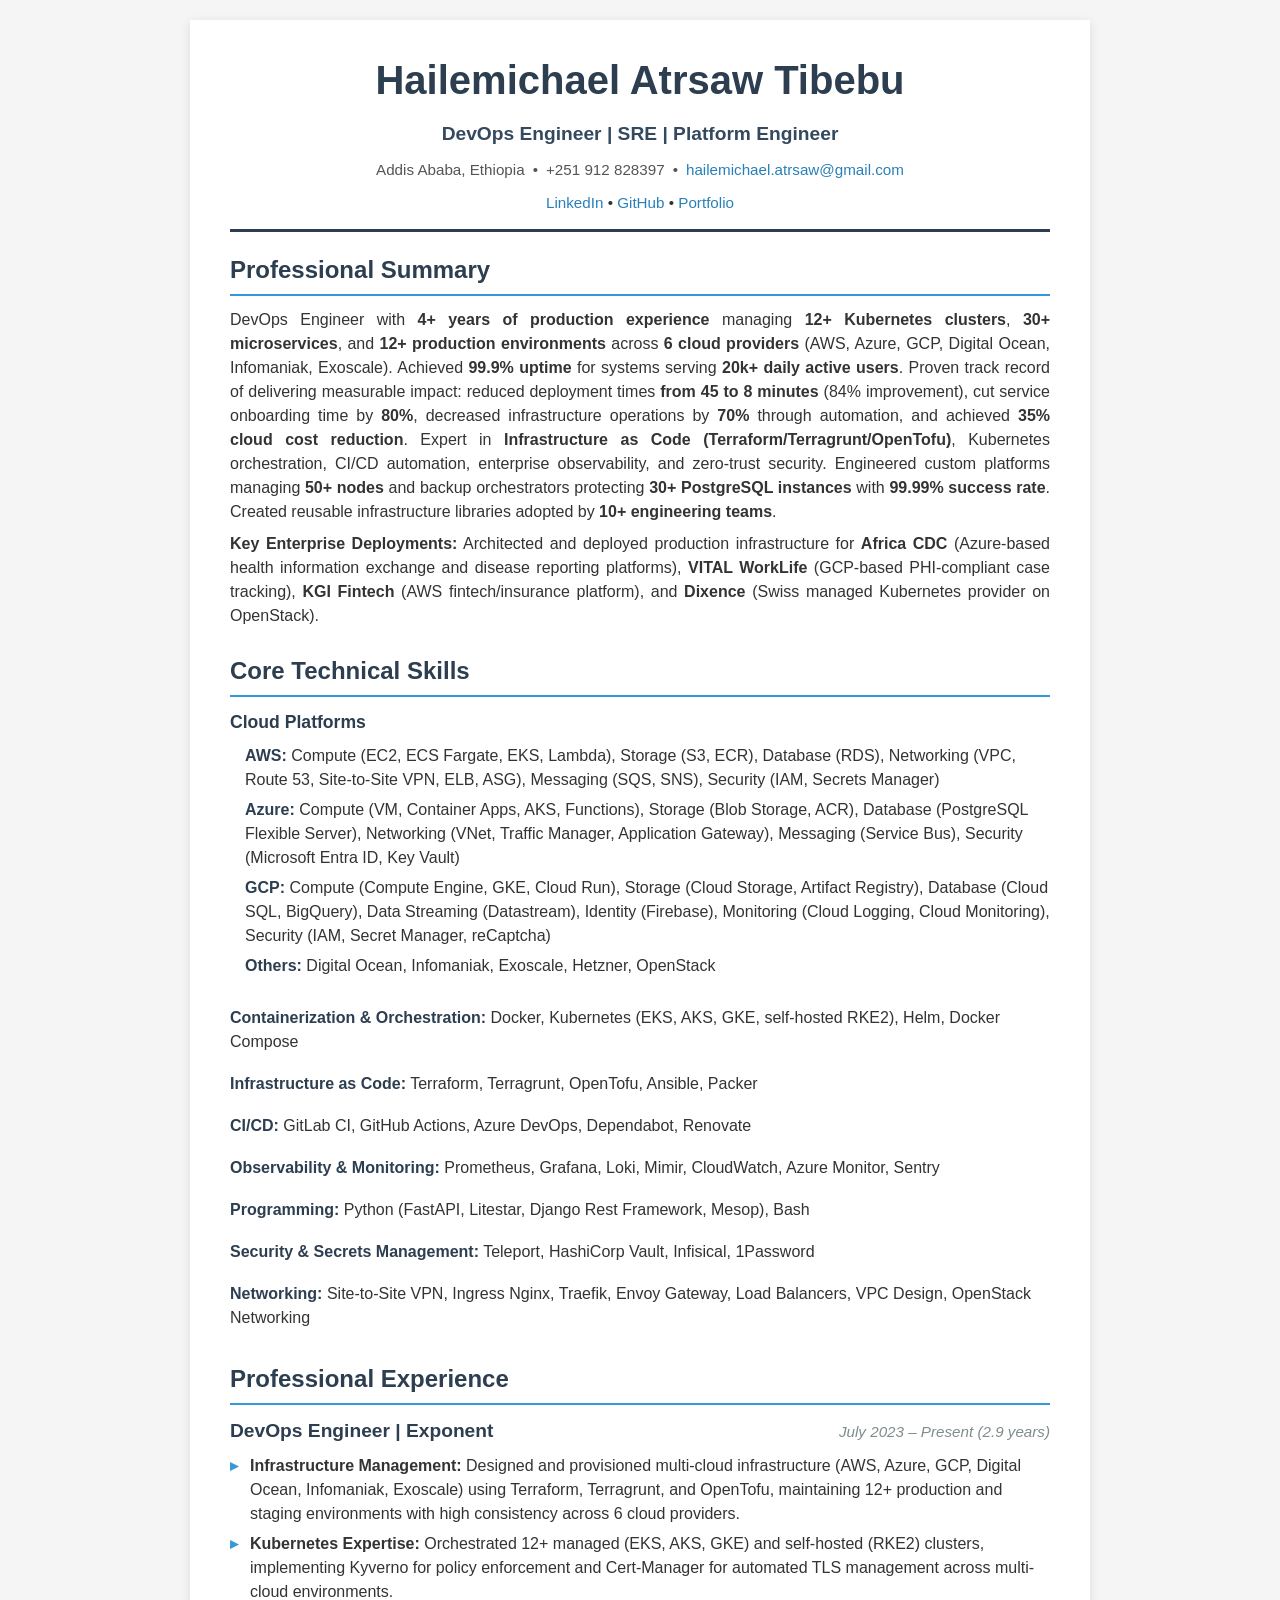
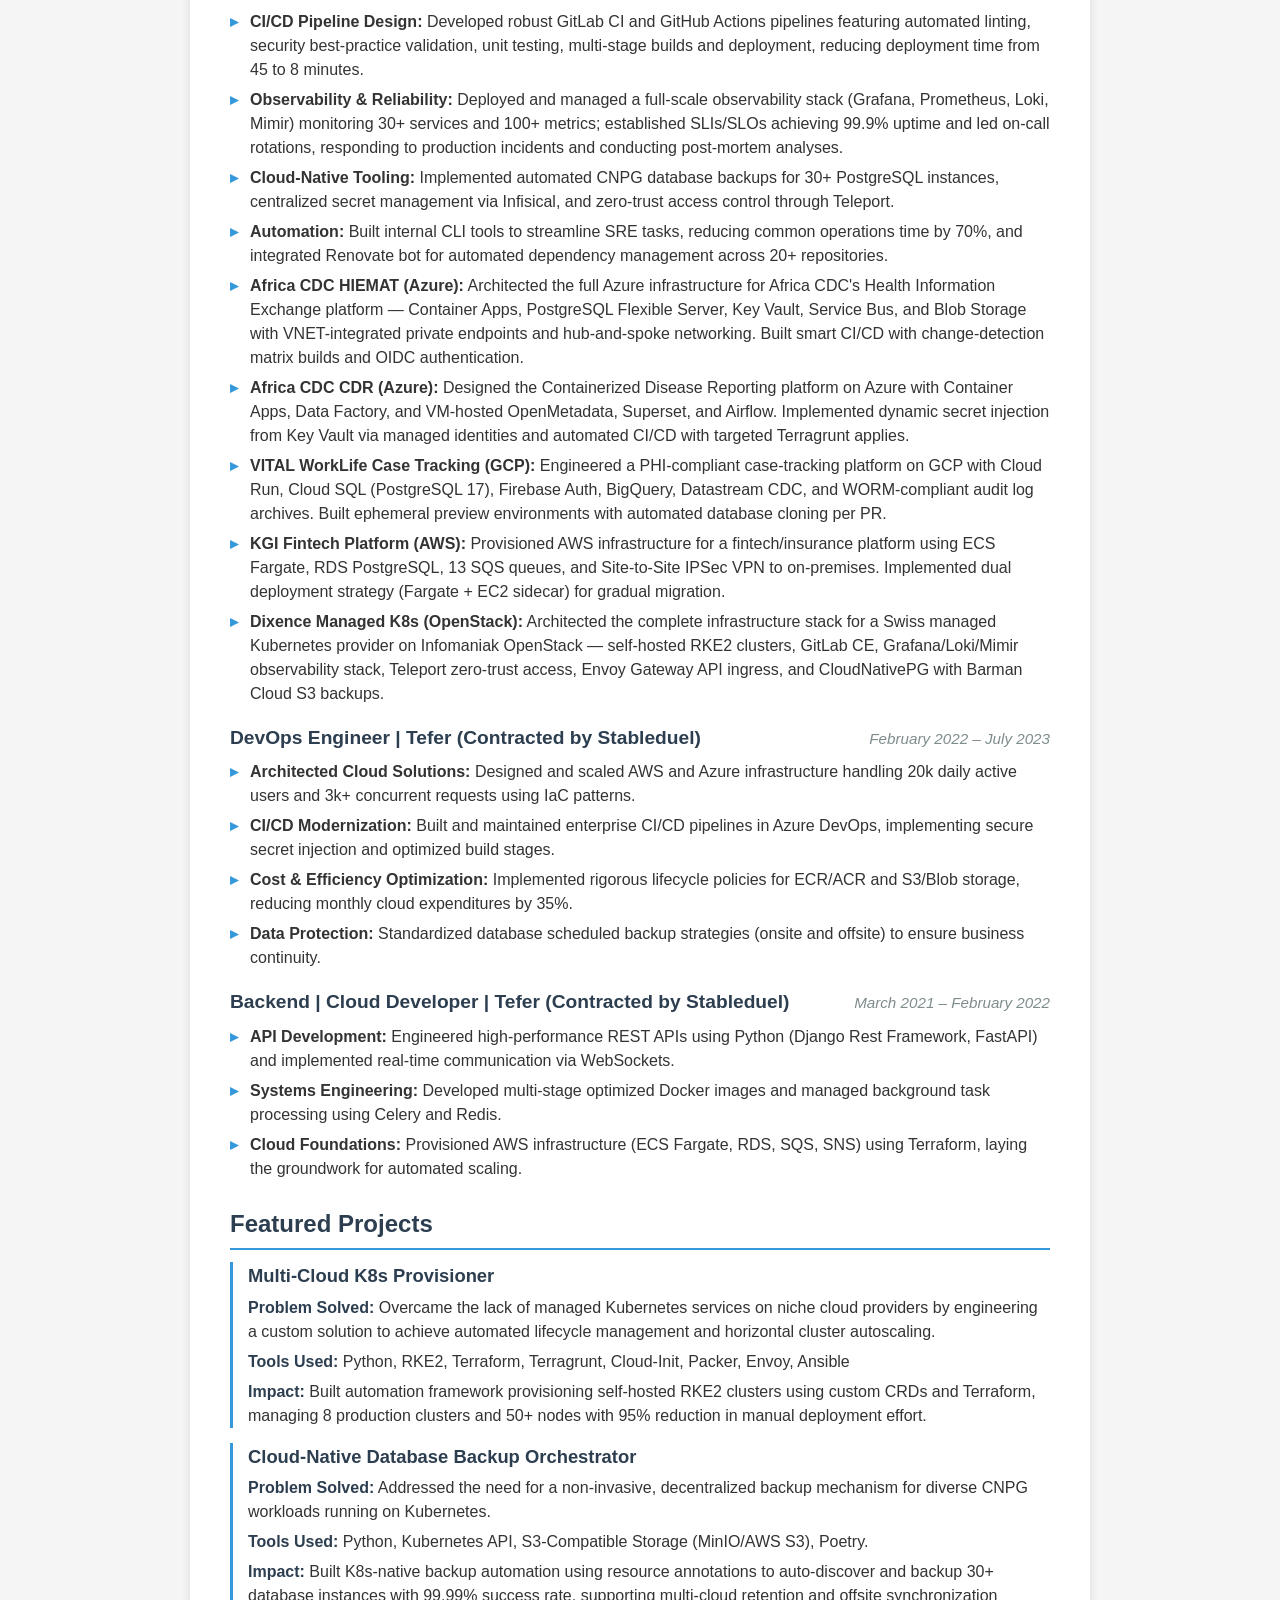
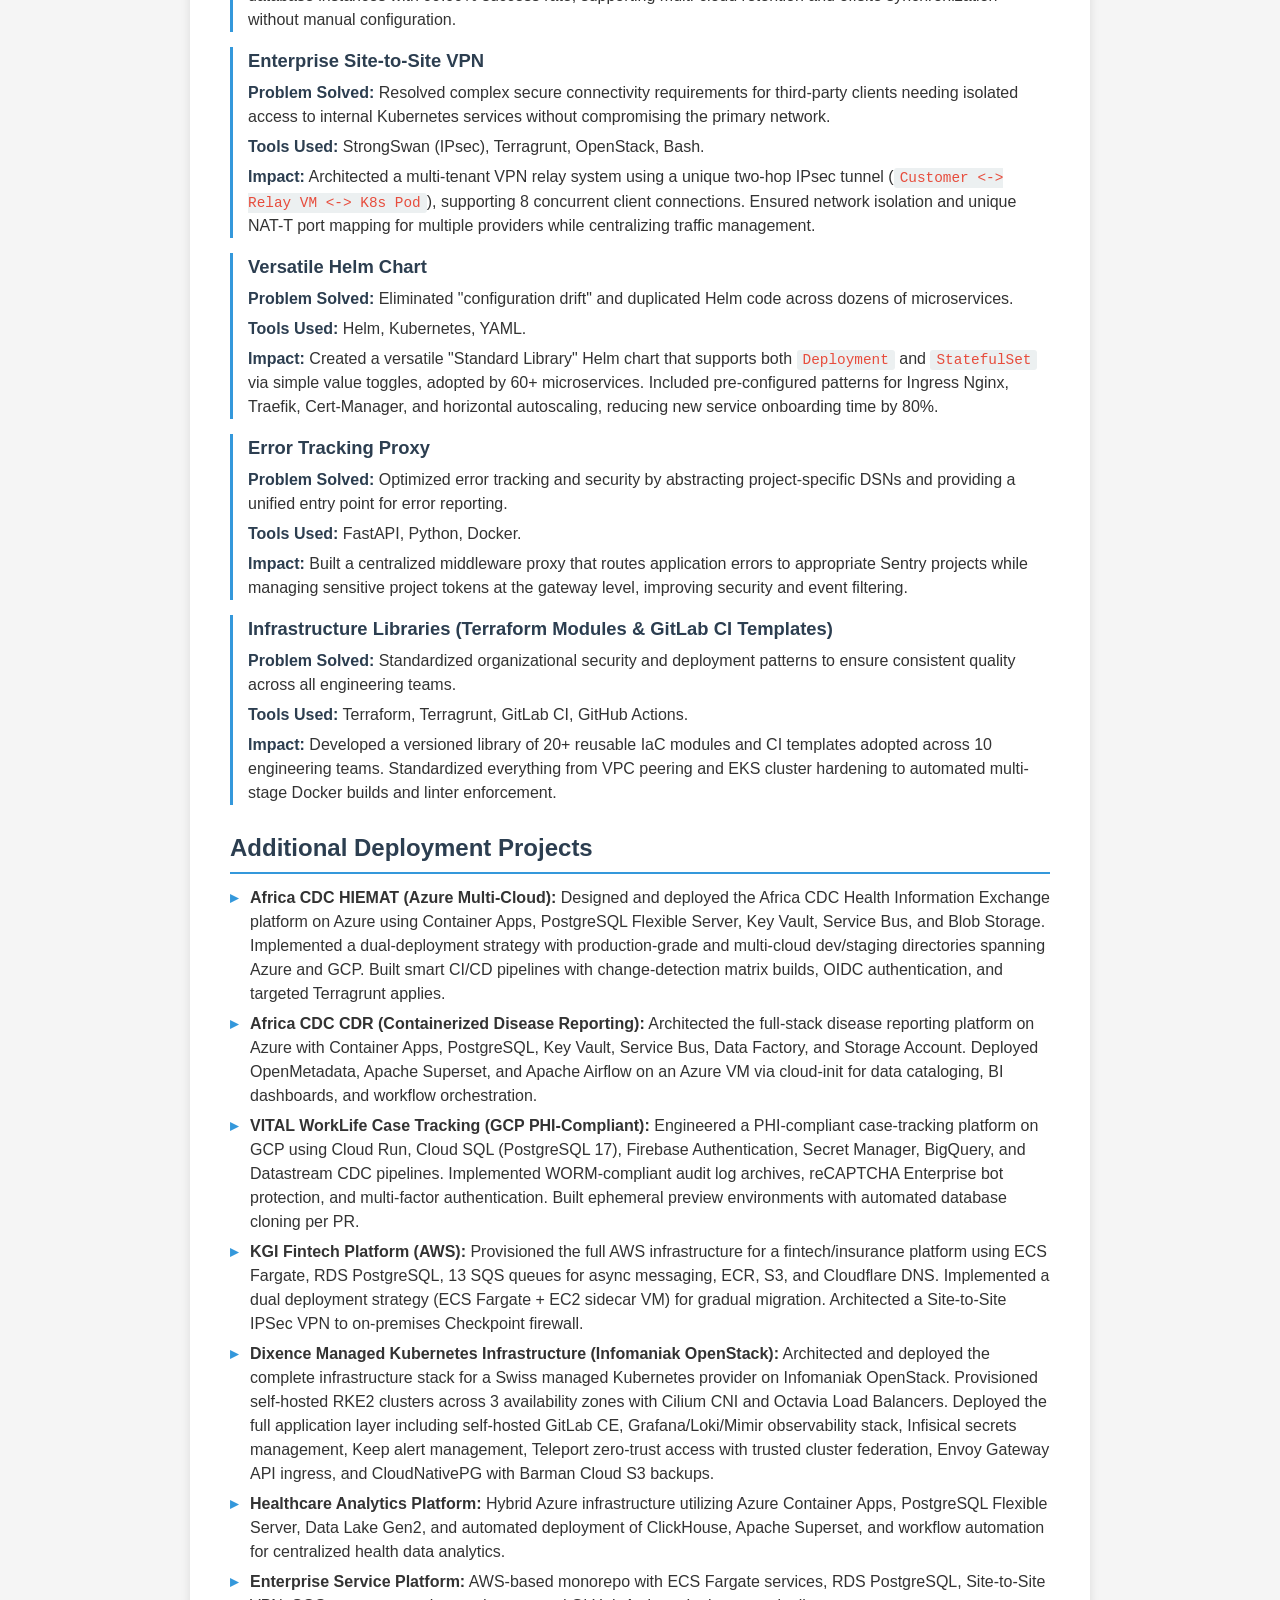
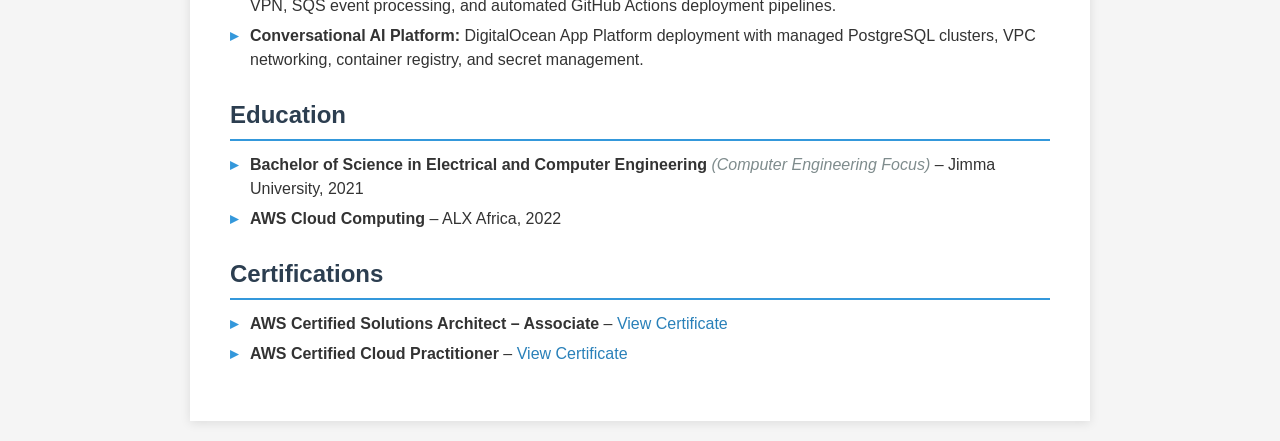
<file: tools/cv_generator/static/main.html>
<!DOCTYPE html>
<html lang="en">
<head>
    <meta charset="UTF-8">
    <meta name="viewport" content="width=device-width, initial-scale=1.0">
    <title>Hailemichael Atrsaw Tibebu - CV</title>
    <link rel="stylesheet" href="styles.css">
</head>
<body>
    <div class="container">
        <!-- Header -->
        <header class="cv-header">
            <h1>Hailemichael Atrsaw Tibebu</h1>
            <div class="subtitle">
                <strong>DevOps Engineer | SRE | Platform Engineer</strong>
            </div>
            <div class="contact-info">
                <span>Addis Ababa, Ethiopia</span>
                <span>•</span>
                <span>+251 912 828397</span>
                <span>•</span>
                <a href="mailto:hailemichael.atrsaw@gmail.com">hailemichael.atrsaw@gmail.com</a>
            </div>
            <div class="social-links">
                <a href="https://www.linkedin.com/in/hailat/" target="_blank">LinkedIn</a>
                <span>•</span>
                <a href="https://github.com/hailatGH" target="_blank">GitHub</a>
                <span>•</span>
                <a href="https://hailatgh.github.io" target="_blank">Portfolio</a>
            </div>
        </header>

        <!-- Professional Summary -->
        <section class="section">
            <h2>Professional Summary</h2>
            <p>DevOps Engineer with <strong>4+ years of production experience</strong> managing <strong>12+ Kubernetes clusters</strong>, <strong>30+ microservices</strong>, and <strong>12+ production environments</strong> across <strong>6 cloud providers</strong> (AWS, Azure, GCP, Digital Ocean, Infomaniak, Exoscale). Achieved <strong>99.9% uptime</strong> for systems serving <strong>20k+ daily active users</strong>. Proven track record of delivering measurable impact: reduced deployment times <strong>from 45 to 8 minutes</strong> (84% improvement), cut service onboarding time by <strong>80%</strong>, decreased infrastructure operations by <strong>70%</strong> through automation, and achieved <strong>35% cloud cost reduction</strong>. Expert in <strong>Infrastructure as Code (Terraform/Terragrunt/OpenTofu)</strong>, Kubernetes orchestration, CI/CD automation, enterprise observability, and zero-trust security. Engineered custom platforms managing <strong>50+ nodes</strong> and backup orchestrators protecting <strong>30+ PostgreSQL instances</strong> with <strong>99.99% success rate</strong>. Created reusable infrastructure libraries adopted by <strong>10+ engineering teams</strong>.</p>
            <p><strong>Key Enterprise Deployments:</strong> Architected and deployed production infrastructure for <strong>Africa CDC</strong> (Azure-based health information exchange and disease reporting platforms), <strong>VITAL WorkLife</strong> (GCP-based PHI-compliant case tracking), <strong>KGI Fintech</strong> (AWS fintech/insurance platform), and <strong>Dixence</strong> (Swiss managed Kubernetes provider on OpenStack).</p>
        </section>

        <!-- Core Technical Skills -->
        <section class="section">
            <h2>Core Technical Skills</h2>
            <div class="skills-grid">
                <div class="skill-category">
                    <h3>Cloud Platforms</h3>
                    <div class="skill-item">
                        <strong>AWS:</strong> Compute (EC2, ECS Fargate, EKS, Lambda), Storage (S3, ECR), Database (RDS), Networking (VPC, Route 53, Site-to-Site VPN, ELB, ASG), Messaging (SQS, SNS), Security (IAM, Secrets Manager)
                    </div>
                    <div class="skill-item">
                        <strong>Azure:</strong> Compute (VM, Container Apps, AKS, Functions), Storage (Blob Storage, ACR), Database (PostgreSQL Flexible Server), Networking (VNet, Traffic Manager, Application Gateway), Messaging (Service Bus), Security (Microsoft Entra ID, Key Vault)
                    </div>
                    <div class="skill-item">
                        <strong>GCP:</strong> Compute (Compute Engine, GKE, Cloud Run), Storage (Cloud Storage, Artifact Registry), Database (Cloud SQL, BigQuery), Data Streaming (Datastream), Identity (Firebase), Monitoring (Cloud Logging, Cloud Monitoring), Security (IAM, Secret Manager, reCaptcha)
                    </div>
                    <div class="skill-item">
                        <strong>Others:</strong> Digital Ocean, Infomaniak, Exoscale, Hetzner, OpenStack
                    </div>
                </div>
                
                <div class="skill-row">
                    <strong>Containerization & Orchestration:</strong> Docker, Kubernetes (EKS, AKS, GKE, self-hosted RKE2), Helm, Docker Compose
                </div>
                <div class="skill-row">
                    <strong>Infrastructure as Code:</strong> Terraform, Terragrunt, OpenTofu, Ansible, Packer
                </div>
                <div class="skill-row">
                    <strong>CI/CD:</strong> GitLab CI, GitHub Actions, Azure DevOps, Dependabot, Renovate
                </div>
                <div class="skill-row">
                    <strong>Observability & Monitoring:</strong> Prometheus, Grafana, Loki, Mimir, CloudWatch, Azure Monitor, Sentry
                </div>
                <div class="skill-row">
                    <strong>Programming:</strong> Python (FastAPI, Litestar, Django Rest Framework, Mesop), Bash
                </div>
                <div class="skill-row">
                    <strong>Security & Secrets Management:</strong> Teleport, HashiCorp Vault, Infisical, 1Password
                </div>
                <div class="skill-row">
                    <strong>Networking:</strong> Site-to-Site VPN, Ingress Nginx, Traefik, Envoy Gateway, Load Balancers, VPC Design, OpenStack Networking
                </div>
            </div>
        </section>

        <!-- Professional Experience -->
        <section class="section">
            <h2>Professional Experience</h2>
            
            <div class="experience-item">
                <div class="experience-header">
                    <h3>DevOps Engineer | Exponent</h3>
                    <span class="date">July 2023 – Present (2.9 years)</span>
                </div>
                <ul>
                    <li><strong>Infrastructure Management:</strong> Designed and provisioned multi-cloud infrastructure (AWS, Azure, GCP, Digital Ocean, Infomaniak, Exoscale) using Terraform, Terragrunt, and OpenTofu, maintaining 12+ production and staging environments with high consistency across 6 cloud providers.</li>
                    <li><strong>Kubernetes Expertise:</strong> Orchestrated 12+ managed (EKS, AKS, GKE) and self-hosted (RKE2) clusters, implementing Kyverno for policy enforcement and Cert-Manager for automated TLS management across multi-cloud environments.</li>
                    <li><strong>CI/CD Pipeline Design:</strong> Developed robust GitLab CI and GitHub Actions pipelines featuring automated linting, security best-practice validation, unit testing, multi-stage builds and deployment, reducing deployment time from 45 to 8 minutes.</li>
                    <li><strong>Observability & Reliability:</strong> Deployed and managed a full-scale observability stack (Grafana, Prometheus, Loki, Mimir) monitoring 30+ services and 100+ metrics; established SLIs/SLOs achieving 99.9% uptime and led on-call rotations, responding to production incidents and conducting post-mortem analyses.</li>
                    <li><strong>Cloud-Native Tooling:</strong> Implemented automated CNPG database backups for 30+ PostgreSQL instances, centralized secret management via Infisical, and zero-trust access control through Teleport.</li>
                    <li><strong>Automation:</strong> Built internal CLI tools to streamline SRE tasks, reducing common operations time by 70%, and integrated Renovate bot for automated dependency management across 20+ repositories.</li>
                    <li><strong>Africa CDC HIEMAT (Azure):</strong> Architected the full Azure infrastructure for Africa CDC's Health Information Exchange platform — Container Apps, PostgreSQL Flexible Server, Key Vault, Service Bus, and Blob Storage with VNET-integrated private endpoints and hub-and-spoke networking. Built smart CI/CD with change-detection matrix builds and OIDC authentication.</li>
                    <li><strong>Africa CDC CDR (Azure):</strong> Designed the Containerized Disease Reporting platform on Azure with Container Apps, Data Factory, and VM-hosted OpenMetadata, Superset, and Airflow. Implemented dynamic secret injection from Key Vault via managed identities and automated CI/CD with targeted Terragrunt applies.</li>
                    <li><strong>VITAL WorkLife Case Tracking (GCP):</strong> Engineered a PHI-compliant case-tracking platform on GCP with Cloud Run, Cloud SQL (PostgreSQL 17), Firebase Auth, BigQuery, Datastream CDC, and WORM-compliant audit log archives. Built ephemeral preview environments with automated database cloning per PR.</li>
                    <li><strong>KGI Fintech Platform (AWS):</strong> Provisioned AWS infrastructure for a fintech/insurance platform using ECS Fargate, RDS PostgreSQL, 13 SQS queues, and Site-to-Site IPSec VPN to on-premises. Implemented dual deployment strategy (Fargate + EC2 sidecar) for gradual migration.</li>
                    <li><strong>Dixence Managed K8s (OpenStack):</strong> Architected the complete infrastructure stack for a Swiss managed Kubernetes provider on Infomaniak OpenStack — self-hosted RKE2 clusters, GitLab CE, Grafana/Loki/Mimir observability stack, Teleport zero-trust access, Envoy Gateway API ingress, and CloudNativePG with Barman Cloud S3 backups.</li>
                </ul>
            </div>

            <div class="experience-item">
                <div class="experience-header">
                    <h3>DevOps Engineer | Tefer (Contracted by Stableduel)</h3>
                    <span class="date">February 2022 – July 2023</span>
                </div>
                <ul>
                    <li><strong>Architected Cloud Solutions:</strong> Designed and scaled AWS and Azure infrastructure handling 20k daily active users and 3k+ concurrent requests using IaC patterns.</li>
                    <li><strong>CI/CD Modernization:</strong> Built and maintained enterprise CI/CD pipelines in Azure DevOps, implementing secure secret injection and optimized build stages.</li>
                    <li><strong>Cost & Efficiency Optimization:</strong> Implemented rigorous lifecycle policies for ECR/ACR and S3/Blob storage, reducing monthly cloud expenditures by 35%.</li>
                    <li><strong>Data Protection:</strong> Standardized database scheduled backup strategies (onsite and offsite) to ensure business continuity.</li>
                </ul>
            </div>

            <div class="experience-item">
                <div class="experience-header">
                    <h3>Backend | Cloud Developer | Tefer (Contracted by Stableduel)</h3>
                    <span class="date">March 2021 – February 2022</span>
                </div>
                <ul>
                    <li><strong>API Development:</strong> Engineered high-performance REST APIs using Python (Django Rest Framework, FastAPI) and implemented real-time communication via WebSockets.</li>
                    <li><strong>Systems Engineering:</strong> Developed multi-stage optimized Docker images and managed background task processing using Celery and Redis.</li>
                    <li><strong>Cloud Foundations:</strong> Provisioned AWS infrastructure (ECS Fargate, RDS, SQS, SNS) using Terraform, laying the groundwork for automated scaling.</li>
                </ul>
            </div>
        </section>

        <!-- Featured Projects -->
        <section class="section">
            <h2>Featured Projects</h2>
            
            <div class="project-item">
                <h3>Multi-Cloud K8s Provisioner</h3>
                <div class="project-detail">
                    <strong>Problem Solved:</strong> Overcame the lack of managed Kubernetes services on niche cloud providers by engineering a custom solution to achieve automated lifecycle management and horizontal cluster autoscaling.
                </div>
                <div class="project-detail">
                    <strong>Tools Used:</strong> Python, RKE2, Terraform, Terragrunt, Cloud-Init, Packer, Envoy, Ansible
                </div>
                <div class="project-detail">
                    <strong>Impact:</strong> Built automation framework provisioning self-hosted RKE2 clusters using custom CRDs and Terraform, managing 8 production clusters and 50+ nodes with 95% reduction in manual deployment effort.
                </div>
            </div>

            <div class="project-item">
                <h3>Cloud-Native Database Backup Orchestrator</h3>
                <div class="project-detail">
                    <strong>Problem Solved:</strong> Addressed the need for a non-invasive, decentralized backup mechanism for diverse CNPG workloads running on Kubernetes.
                </div>
                <div class="project-detail">
                    <strong>Tools Used:</strong> Python, Kubernetes API, S3-Compatible Storage (MinIO/AWS S3), Poetry.
                </div>
                <div class="project-detail">
                    <strong>Impact:</strong> Built K8s-native backup automation using resource annotations to auto-discover and backup 30+ database instances with 99.99% success rate, supporting multi-cloud retention and offsite synchronization without manual configuration.
                </div>
            </div>

            <div class="project-item">
                <h3>Enterprise Site-to-Site VPN</h3>
                <div class="project-detail">
                    <strong>Problem Solved:</strong> Resolved complex secure connectivity requirements for third-party clients needing isolated access to internal Kubernetes services without compromising the primary network.
                </div>
                <div class="project-detail">
                    <strong>Tools Used:</strong> StrongSwan (IPsec), Terragrunt, OpenStack, Bash.
                </div>
                <div class="project-detail">
                    <strong>Impact:</strong> Architected a multi-tenant VPN relay system using a unique two-hop IPsec tunnel (<code>Customer &lt;-&gt; Relay VM &lt;-&gt; K8s Pod</code>), supporting 8 concurrent client connections. Ensured network isolation and unique NAT-T port mapping for multiple providers while centralizing traffic management.
                </div>
            </div>

            <div class="project-item">
                <h3>Versatile Helm Chart</h3>
                <div class="project-detail">
                    <strong>Problem Solved:</strong> Eliminated "configuration drift" and duplicated Helm code across dozens of microservices.
                </div>
                <div class="project-detail">
                    <strong>Tools Used:</strong> Helm, Kubernetes, YAML.
                </div>
                <div class="project-detail">
                    <strong>Impact:</strong> Created a versatile "Standard Library" Helm chart that supports both <code>Deployment</code> and <code>StatefulSet</code> via simple value toggles, adopted by 60+ microservices. Included pre-configured patterns for Ingress Nginx, Traefik, Cert-Manager, and horizontal autoscaling, reducing new service onboarding time by 80%.
                </div>
            </div>

            <div class="project-item">
                <h3>Error Tracking Proxy</h3>
                <div class="project-detail">
                    <strong>Problem Solved:</strong> Optimized error tracking and security by abstracting project-specific DSNs and providing a unified entry point for error reporting.
                </div>
                <div class="project-detail">
                    <strong>Tools Used:</strong> FastAPI, Python, Docker.
                </div>
                <div class="project-detail">
                    <strong>Impact:</strong> Built a centralized middleware proxy that routes application errors to appropriate Sentry projects while managing sensitive project tokens at the gateway level, improving security and event filtering.
                </div>
            </div>

            <div class="project-item">
                <h3>Infrastructure Libraries (Terraform Modules & GitLab CI Templates)</h3>
                <div class="project-detail">
                    <strong>Problem Solved:</strong> Standardized organizational security and deployment patterns to ensure consistent quality across all engineering teams.
                </div>
                <div class="project-detail">
                    <strong>Tools Used:</strong> Terraform, Terragrunt, GitLab CI, GitHub Actions.
                </div>
                <div class="project-detail">
                    <strong>Impact:</strong> Developed a versioned library of 20+ reusable IaC modules and CI templates adopted across 10 engineering teams. Standardized everything from VPC peering and EKS cluster hardening to automated multi-stage Docker builds and linter enforcement.
                </div>
            </div>
        </section>

        <!-- Additional Deployment Projects -->
        <section class="section">
            <h2>Additional Deployment Projects</h2>
            <ul class="additional-projects">
                <li><strong>Africa CDC HIEMAT (Azure Multi-Cloud):</strong> Designed and deployed the Africa CDC Health Information Exchange platform on Azure using Container Apps, PostgreSQL Flexible Server, Key Vault, Service Bus, and Blob Storage. Implemented a dual-deployment strategy with production-grade and multi-cloud dev/staging directories spanning Azure and GCP. Built smart CI/CD pipelines with change-detection matrix builds, OIDC authentication, and targeted Terragrunt applies.</li>
                <li><strong>Africa CDC CDR (Containerized Disease Reporting):</strong> Architected the full-stack disease reporting platform on Azure with Container Apps, PostgreSQL, Key Vault, Service Bus, Data Factory, and Storage Account. Deployed OpenMetadata, Apache Superset, and Apache Airflow on an Azure VM via cloud-init for data cataloging, BI dashboards, and workflow orchestration.</li>
                <li><strong>VITAL WorkLife Case Tracking (GCP PHI-Compliant):</strong> Engineered a PHI-compliant case-tracking platform on GCP using Cloud Run, Cloud SQL (PostgreSQL 17), Firebase Authentication, Secret Manager, BigQuery, and Datastream CDC pipelines. Implemented WORM-compliant audit log archives, reCAPTCHA Enterprise bot protection, and multi-factor authentication. Built ephemeral preview environments with automated database cloning per PR.</li>
                <li><strong>KGI Fintech Platform (AWS):</strong> Provisioned the full AWS infrastructure for a fintech/insurance platform using ECS Fargate, RDS PostgreSQL, 13 SQS queues for async messaging, ECR, S3, and Cloudflare DNS. Implemented a dual deployment strategy (ECS Fargate + EC2 sidecar VM) for gradual migration. Architected a Site-to-Site IPSec VPN to on-premises Checkpoint firewall.</li>
                <li><strong>Dixence Managed Kubernetes Infrastructure (Infomaniak OpenStack):</strong> Architected and deployed the complete infrastructure stack for a Swiss managed Kubernetes provider on Infomaniak OpenStack. Provisioned self-hosted RKE2 clusters across 3 availability zones with Cilium CNI and Octavia Load Balancers. Deployed the full application layer including self-hosted GitLab CE, Grafana/Loki/Mimir observability stack, Infisical secrets management, Keep alert management, Teleport zero-trust access with trusted cluster federation, Envoy Gateway API ingress, and CloudNativePG with Barman Cloud S3 backups.</li>
                <li><strong>Healthcare Analytics Platform:</strong> Hybrid Azure infrastructure utilizing Azure Container Apps, PostgreSQL Flexible Server, Data Lake Gen2, and automated deployment of ClickHouse, Apache Superset, and workflow automation for centralized health data analytics.</li>
                <li><strong>Enterprise Service Platform:</strong> AWS-based monorepo with ECS Fargate services, RDS PostgreSQL, Site-to-Site VPN, SQS event processing, and automated GitHub Actions deployment pipelines.</li>
                <li><strong>Conversational AI Platform:</strong> DigitalOcean App Platform deployment with managed PostgreSQL clusters, VPC networking, container registry, and secret management.</li>
            </ul>
        </section>

        <!-- Education -->
        <section class="section">
            <h2>Education</h2>
            <ul>
                <li><strong>Bachelor of Science in Electrical and Computer Engineering</strong> <em>(Computer Engineering Focus)</em> – Jimma University, 2021</li>
                <li><strong>AWS Cloud Computing</strong> – ALX Africa, 2022</li>
            </ul>
        </section>

        <!-- Certifications -->
        <section class="section">
            <h2>Certifications</h2>
            <ul>
                <li><strong>AWS Certified Solutions Architect – Associate</strong> – <a href="https://www.credly.com/badges/4898bdae-19da-4ce7-b501-4ef43db0737e" target="_blank">View Certificate</a></li>
                <li><strong>AWS Certified Cloud Practitioner</strong> – <a href="https://www.credly.com/badges/e630c56d-ab6e-4f98-b6da-cfce5263ad38" target="_blank">View Certificate</a></li>
            </ul>
        </section>
    </div>
</body>
</html>
</file>
<file: style.css>
/* Reset and Base Styles */
* {
    margin: 0;
    padding: 0;
    box-sizing: border-box;
}

:root {
    --primary-color: #2c3e50;
    --accent-color: #3498db;
    --text-color: #333;
    --text-light: #666;
    --background: #ffffff;
    --background-alt: #f8f9fa;
    --border-color: #e1e4e8;
}

body {
    font-family: -apple-system, BlinkMacSystemFont, 'Segoe UI', 'Roboto', 'Oxygen',
        'Ubuntu', 'Cantarell', 'Fira Sans', 'Droid Sans', 'Helvetica Neue', sans-serif;
    line-height: 1.6;
    color: var(--text-color);
    background-color: var(--background);
}

a {
    color: var(--accent-color);
    text-decoration: none;
    transition: color 0.2s ease;
}

a:hover {
    color: var(--primary-color);
    text-decoration: underline;
}

/* Container */
.container {
    max-width: 800px;
    margin: 0 auto;
    padding: 60px 20px;
}

/* Header */
.header {
    margin-bottom: 60px;
    display: flex;
    align-items: center;
    gap: 25px;
}

.header-text {
    flex: 1;
    min-width: 0;
}

.profile-image {
    width: 120px;
    height: 120px;
    border-radius: 50%;
    object-fit: cover;
    border: 3px solid var(--border-color);
    flex-shrink: 0;
}

.header h1 {
    font-size: 2.5em;
    font-weight: 700;
    color: var(--primary-color);
    margin-bottom: 10px;
    word-wrap: break-word;
}

.subtitle {
    font-size: 1.2em;
    color: var(--text-light);
    font-weight: 400;
}

/* Sections */
.section {
    margin-bottom: 60px;
}

.section h2 {
    font-size: 1.8em;
    color: var(--primary-color);
    margin-bottom: 20px;
    font-weight: 600;
}

.section p {
    margin-bottom: 15px;
    line-height: 1.8;
    text-align: justify;
}

/* Projects */
.projects {
    display: grid;
    gap: 25px;
}

.project-card {
    padding: 20px;
    border: 1px solid var(--border-color);
    border-radius: 8px;
    background-color: var(--background);
    transition: transform 0.2s ease, box-shadow 0.2s ease;
}

.project-card:hover {
    transform: translateY(-2px);
    box-shadow: 0 4px 12px rgba(0, 0, 0, 0.1);
}

.project-card h3 {
    font-size: 1.3em;
    color: var(--primary-color);
    margin-bottom: 10px;
    font-weight: 600;
}

.project-card p {
    color: var(--text-light);
    margin-bottom: 15px;
    line-height: 1.6;
}

/* Tags */
.tags {
    display: flex;
    flex-wrap: wrap;
    gap: 8px;
}

.tag {
    display: inline-block;
    padding: 4px 12px;
    background-color: var(--background-alt);
    color: var(--text-color);
    border-radius: 4px;
    font-size: 0.85em;
    border: 1px solid var(--border-color);
}

/* Skills Grid */
.skills-grid {
    display: grid;
    grid-template-columns: repeat(auto-fit, minmax(250px, 1fr));
    gap: 20px;
}

.skill-category {
    padding: 15px;
    background-color: var(--background-alt);
    border-radius: 6px;
    border: 1px solid var(--border-color);
}

.skill-category h4 {
    font-size: 1.1em;
    color: var(--primary-color);
    margin-bottom: 8px;
    font-weight: 600;
}

.skill-category p {
    color: var(--text-light);
    font-size: 0.95em;
    line-height: 1.6;
    margin-bottom: 0;
}

/* CV Link */
.cv-link {
    display: inline-block;
    padding: 12px 30px;
    background-color: var(--accent-color);
    color: white;
    border-radius: 6px;
    font-weight: 500;
    transition: background-color 0.2s ease, transform 0.2s ease;
}

.cv-link:hover {
    background-color: var(--primary-color);
    color: white;
    text-decoration: none;
    transform: translateY(-1px);
}

/* Footer */
.footer {
    margin-top: 80px;
    padding-top: 30px;
    border-top: 1px solid var(--border-color);
    text-align: center;
}

.social-links {
    display: flex;
    flex-wrap: wrap;
    justify-content: center;
    gap: 20px 30px;
    margin-bottom: 20px;
    max-width: 600px;
    margin-left: auto;
    margin-right: auto;
}

.social-links a {
    font-size: 1em;
    font-weight: 500;
    color: var(--text-color);
    white-space: nowrap;
}

.social-links a:hover {
    color: var(--accent-color);
}

.copyright {
    color: var(--text-light);
    font-size: 0.9em;
}

/* Responsive Design */
@media (max-width: 768px) {
    .container {
        padding: 40px 20px;
    }

    .header {
        gap: 20px;
    }

    .profile-image {
        width: 90px;
        height: 90px;
    }

    .header h1 {
        font-size: 1.8em;
    }

    .subtitle {
        font-size: 0.95em;
    }

    .section h2 {
        font-size: 1.5em;
    }

    .project-card h3 {
        font-size: 1.2em;
    }

    .skills-grid {
        grid-template-columns: 1fr;
    }

    .cv-link {
        padding: 10px 25px;
        font-size: 0.95em;
    }
}

@media (max-width: 650px) {
    .social-links {
        max-width: 480px;
        gap: 18px 25px;
    }
}

@media (max-width: 550px) {
    .social-links {
        max-width: 370px;
    }
}

@media (max-width: 480px) {
    .container {
        padding: 30px 15px;
    }

    .header {
        gap: 15px;
    }

    .profile-image {
        width: 70px;
        height: 70px;
        border: 2px solid var(--border-color);
    }

    .header h1 {
        font-size: 1.4em;
        line-height: 1.2;
    }

    .subtitle {
        font-size: 0.85em;
        line-height: 1.3;
    }

    .section {
        margin-bottom: 40px;
    }

    .section h2 {
        font-size: 1.3em;
        margin-bottom: 15px;
    }

    .project-card {
        padding: 15px;
    }

    .project-card h3 {
        font-size: 1.1em;
    }

    .tags {
        gap: 6px;
    }

    .tag {
        font-size: 0.8em;
        padding: 3px 10px;
    }

    .skill-category {
        padding: 12px;
    }

    .skill-category h4 {
        font-size: 1em;
    }

    .skill-category p {
        font-size: 0.9em;
    }

    .copyright {
        font-size: 0.85em;
    }
}

@media (max-width: 420px) {
    .social-links {
        max-width: 260px;
        gap: 15px 20px;
    }
}

@media (max-width: 360px) {
    .header {
        gap: 12px;
    }

    .profile-image {
        width: 60px;
        height: 60px;
    }

    .header h1 {
        font-size: 1.2em;
        line-height: 1.2;
    }

    .subtitle {
        font-size: 0.8em;
        line-height: 1.3;
    }

    .social-links {
        flex-direction: column;
        gap: 12px;
        max-width: 100%;
    }
}

@media (max-width: 320px) {
    .container {
        padding: 20px 12px;
    }

    .header {
        gap: 10px;
    }

    .profile-image {
        width: 50px;
        height: 50px;
    }

    .header h1 {
        font-size: 1.1em;
        line-height: 1.2;
    }

    .subtitle {
        font-size: 0.75em;
        line-height: 1.3;
    }
}
</file>
<file: src/styles.css>
/* General Styles */
* {
    margin: 0;
    padding: 0;
    box-sizing: border-box;
}

body {
    font-family: 'Segoe UI', Tahoma, Geneva, Verdana, sans-serif;
    line-height: 1.5;
    color: #333;
    background-color: #f5f5f5;
    padding: 20px;
}

.container {
    max-width: 900px;
    margin: 0 auto;
    background-color: #ffffff;
    padding: 30px 40px;
    box-shadow: 0 2px 10px rgba(0, 0, 0, 0.1);
}

/* Header Styles */
.cv-header {
    text-align: center;
    border-bottom: 3px solid #2c3e50;
    padding-bottom: 15px;
    margin-bottom: 20px;
}

.cv-header h1 {
    font-size: 2.5em;
    color: #2c3e50;
    margin-bottom: 10px;
    font-weight: 700;
}

.subtitle {
    font-size: 1.2em;
    color: #34495e;
    margin-bottom: 10px;
}

.contact-info {
    font-size: 0.95em;
    color: #555;
    margin-top: 10px;
    display: flex;
    justify-content: center;
    flex-wrap: wrap;
    gap: 8px;
}

.contact-info a {
    color: #2980b9;
    text-decoration: none;
}

.contact-info a:hover {
    text-decoration: underline;
}

.social-links {
    margin-top: 10px;
    font-size: 0.95em;
}

.social-links a {
    color: #2980b9;
    text-decoration: none;
    font-weight: 500;
}

.social-links a:hover {
    text-decoration: underline;
}

/* Section Styles */
.section {
    margin-bottom: 25px;
    page-break-inside: avoid;
}

.section h2 {
    font-size: 1.5em;
    color: #2c3e50;
    border-bottom: 2px solid #3498db;
    padding-bottom: 6px;
    margin-bottom: 12px;
    font-weight: 600;
    page-break-after: avoid;
}

.section p {
    text-align: justify;
    margin-bottom: 8px;
    line-height: 1.5;
}

/* Skills Section */
.skills-grid {
    display: flex;
    flex-direction: column;
    gap: 12px;
}

.skill-category {
    margin-bottom: 10px;
}

.skill-category h3 {
    font-size: 1.1em;
    color: #2c3e50;
    margin-bottom: 8px;
    font-weight: 600;
}

.skill-item {
    margin-bottom: 6px;
    padding-left: 15px;
    line-height: 1.5;
}

.skill-row {
    margin-bottom: 6px;
    line-height: 1.5;
}

.skill-row strong,
.skill-item strong {
    color: #2c3e50;
}

/* Experience Section */
.experience-item {
    margin-bottom: 18px;
    page-break-inside: avoid;
}

.experience-header {
    display: flex;
    justify-content: space-between;
    align-items: baseline;
    margin-bottom: 8px;
    flex-wrap: wrap;
    page-break-after: avoid;
}

.experience-header h3 {
    font-size: 1.2em;
    color: #2c3e50;
    font-weight: 600;
}

.date {
    font-style: italic;
    color: #7f8c8d;
    font-size: 0.95em;
}

.experience-item ul {
    list-style-type: none;
    padding-left: 0;
}

.experience-item li {
    margin-bottom: 6px;
    padding-left: 20px;
    position: relative;
    line-height: 1.5;
}

.experience-item li:before {
    content: "▸";
    position: absolute;
    left: 0;
    color: #3498db;
    font-weight: bold;
}

/* Projects Section */
.project-item {
    margin-bottom: 15px;
    padding-left: 15px;
    border-left: 3px solid #3498db;
    page-break-inside: avoid;
}

.project-item h3 {
    font-size: 1.15em;
    color: #2c3e50;
    margin-bottom: 6px;
    font-weight: 600;
    page-break-after: avoid;
}

.project-detail {
    margin-bottom: 6px;
    line-height: 1.5;
}

.project-detail strong {
    color: #2c3e50;
}

.project-detail code {
    background-color: #ecf0f1;
    padding: 2px 6px;
    border-radius: 3px;
    font-family: 'Courier New', monospace;
    font-size: 0.9em;
    color: #e74c3c;
}

/* Additional Projects */
.additional-projects {
    list-style-type: none;
    padding-left: 0;
}

.additional-projects li {
    margin-bottom: 8px;
    padding-left: 20px;
    position: relative;
    line-height: 1.5;
}

.additional-projects li:before {
    content: "▸";
    position: absolute;
    left: 0;
    color: #3498db;
    font-weight: bold;
}

/* Education & Certifications */
.section ul {
    list-style-type: none;
    padding-left: 0;
}

.section ul li {
    margin-bottom: 6px;
    padding-left: 20px;
    position: relative;
    line-height: 1.5;
}

.section ul li:before {
    content: "▸";
    position: absolute;
    left: 0;
    color: #3498db;
    font-weight: bold;
}

.section ul li a {
    color: #2980b9;
    text-decoration: none;
}

.section ul li a:hover {
    text-decoration: underline;
}

/* Typography */
strong {
    font-weight: 600;
}

em {
    color: #7f8c8d;
}

/* Print Styles */
@media print {
    body {
        background-color: #ffffff;
        padding: 0;
    }

    .container {
        box-shadow: none;
        padding: 15px;
        max-width: 100%;
    }

    .cv-header {
        border-bottom: 2px solid #2c3e50;
        page-break-after: avoid;
    }

    .section {
        page-break-inside: auto;
        orphans: 3;
        widows: 3;
    }
    
    .section h2 {
        page-break-after: avoid;
        page-break-before: auto;
    }

    .experience-item,
    .project-item {
        page-break-inside: avoid;
    }

    a {
        color: #2c3e50;
        text-decoration: none;
    }

    a[href]:after {
        content: none;
    }
}

/* Responsive Design */
@media screen and (max-width: 768px) {
    body {
        padding: 10px;
    }

    .container {
        padding: 30px 25px;
    }

    .cv-header h1 {
        font-size: 2em;
    }

    .subtitle {
        font-size: 1em;
    }

    .contact-info {
        flex-direction: column;
        align-items: center;
        gap: 5px;
    }

    .experience-header {
        flex-direction: column;
        gap: 5px;
    }

    .section h2 {
        font-size: 1.4em;
    }
}

@media screen and (max-width: 480px) {
    .cv-header h1 {
        font-size: 1.7em;
    }

    .container {
        padding: 20px 15px;
    }

    .section h2 {
        font-size: 1.3em;
    }
}
</file>
<file: tools/cv_generator/src/styles.css>
/* General Styles */
* {
    margin: 0;
    padding: 0;
    box-sizing: border-box;
}

body {
    font-family: 'Segoe UI', Tahoma, Geneva, Verdana, sans-serif;
    line-height: 1.5;
    color: #333;
    background-color: #f5f5f5;
    padding: 20px;
}

.container {
    max-width: 900px;
    margin: 0 auto;
    background-color: #ffffff;
    padding: 30px 40px;
    box-shadow: 0 2px 10px rgba(0, 0, 0, 0.1);
}

/* Header Styles */
.cv-header {
    text-align: center;
    border-bottom: 3px solid #2c3e50;
    padding-bottom: 15px;
    margin-bottom: 20px;
}

.cv-header h1 {
    font-size: 2.5em;
    color: #2c3e50;
    margin-bottom: 10px;
    font-weight: 700;
}

.subtitle {
    font-size: 1.2em;
    color: #34495e;
    margin-bottom: 10px;
}

.contact-info {
    font-size: 0.95em;
    color: #555;
    margin-top: 10px;
    display: flex;
    justify-content: center;
    flex-wrap: wrap;
    gap: 8px;
}

.contact-info a {
    color: #2980b9;
    text-decoration: none;
}

.contact-info a:hover {
    text-decoration: underline;
}

.social-links {
    margin-top: 10px;
    font-size: 0.95em;
}

.social-links a {
    color: #2980b9;
    text-decoration: none;
    font-weight: 500;
}

.social-links a:hover {
    text-decoration: underline;
}

/* Section Styles */
.section {
    margin-bottom: 25px;
    page-break-inside: avoid;
}

.section h2 {
    font-size: 1.5em;
    color: #2c3e50;
    border-bottom: 2px solid #3498db;
    padding-bottom: 6px;
    margin-bottom: 12px;
    font-weight: 600;
    page-break-after: avoid;
}

.section p {
    text-align: justify;
    margin-bottom: 8px;
    line-height: 1.5;
}

/* Skills Section */
.skills-grid {
    display: flex;
    flex-direction: column;
    gap: 12px;
}

.skill-category {
    margin-bottom: 10px;
}

.skill-category h3 {
    font-size: 1.1em;
    color: #2c3e50;
    margin-bottom: 8px;
    font-weight: 600;
}

.skill-item {
    margin-bottom: 6px;
    padding-left: 15px;
    line-height: 1.5;
}

.skill-row {
    margin-bottom: 6px;
    line-height: 1.5;
}

.skill-row strong,
.skill-item strong {
    color: #2c3e50;
}

/* Experience Section */
.experience-item {
    margin-bottom: 18px;
    page-break-inside: avoid;
}

.experience-header {
    display: flex;
    justify-content: space-between;
    align-items: baseline;
    margin-bottom: 8px;
    flex-wrap: wrap;
    page-break-after: avoid;
}

.experience-header h3 {
    font-size: 1.2em;
    color: #2c3e50;
    font-weight: 600;
}

.date {
    font-style: italic;
    color: #7f8c8d;
    font-size: 0.95em;
}

.experience-item ul {
    list-style-type: none;
    padding-left: 0;
}

.experience-item li {
    margin-bottom: 6px;
    padding-left: 20px;
    position: relative;
    line-height: 1.5;
}

.experience-item li:before {
    content: "▸";
    position: absolute;
    left: 0;
    color: #3498db;
    font-weight: bold;
}

/* Projects Section */
.project-item {
    margin-bottom: 15px;
    padding-left: 15px;
    border-left: 3px solid #3498db;
    page-break-inside: avoid;
}

.project-item h3 {
    font-size: 1.15em;
    color: #2c3e50;
    margin-bottom: 6px;
    font-weight: 600;
    page-break-after: avoid;
}

.project-detail {
    margin-bottom: 6px;
    line-height: 1.5;
}

.project-detail strong {
    color: #2c3e50;
}

.project-detail code {
    background-color: #ecf0f1;
    padding: 2px 6px;
    border-radius: 3px;
    font-family: 'Courier New', monospace;
    font-size: 0.9em;
    color: #e74c3c;
}

/* Additional Projects */
.additional-projects {
    list-style-type: none;
    padding-left: 0;
}

.additional-projects li {
    margin-bottom: 8px;
    padding-left: 20px;
    position: relative;
    line-height: 1.5;
}

.additional-projects li:before {
    content: "▸";
    position: absolute;
    left: 0;
    color: #3498db;
    font-weight: bold;
}

/* Education & Certifications */
.section ul {
    list-style-type: none;
    padding-left: 0;
}

.section ul li {
    margin-bottom: 6px;
    padding-left: 20px;
    position: relative;
    line-height: 1.5;
}

.section ul li:before {
    content: "▸";
    position: absolute;
    left: 0;
    color: #3498db;
    font-weight: bold;
}

.section ul li a {
    color: #2980b9;
    text-decoration: none;
}

.section ul li a:hover {
    text-decoration: underline;
}

/* Typography */
strong {
    font-weight: 600;
}

em {
    color: #7f8c8d;
}

/* Print Styles */
@media print {
    body {
        background-color: #ffffff;
        padding: 0;
    }

    .container {
        box-shadow: none;
        padding: 15px;
        max-width: 100%;
    }

    .cv-header {
        border-bottom: 2px solid #2c3e50;
        page-break-after: avoid;
    }

    .section {
        page-break-inside: auto;
        orphans: 3;
        widows: 3;
    }
    
    .section h2 {
        page-break-after: avoid;
        page-break-before: auto;
    }

    .experience-item,
    .project-item {
        page-break-inside: avoid;
    }

    a {
        color: #2c3e50;
        text-decoration: none;
    }

    a[href]:after {
        content: none;
    }
}

/* Responsive Design */
@media screen and (max-width: 768px) {
    body {
        padding: 10px;
    }

    .container {
        padding: 30px 25px;
    }

    .cv-header h1 {
        font-size: 2em;
    }

    .subtitle {
        font-size: 1em;
    }

    .contact-info {
        flex-direction: column;
        align-items: center;
        gap: 5px;
    }

    .experience-header {
        flex-direction: column;
        gap: 5px;
    }

    .section h2 {
        font-size: 1.4em;
    }
}

@media screen and (max-width: 480px) {
    .cv-header h1 {
        font-size: 1.7em;
    }

    .container {
        padding: 20px 15px;
    }

    .section h2 {
        font-size: 1.3em;
    }
}
</file>
<file: tools/cv_generator/static/styles.css>
/* General Styles */
* {
    margin: 0;
    padding: 0;
    box-sizing: border-box;
}

body {
    font-family: 'Segoe UI', Tahoma, Geneva, Verdana, sans-serif;
    line-height: 1.5;
    color: #333;
    background-color: #f5f5f5;
    padding: 20px;
}

.container {
    max-width: 900px;
    margin: 0 auto;
    background-color: #ffffff;
    padding: 30px 40px;
    box-shadow: 0 2px 10px rgba(0, 0, 0, 0.1);
}

/* Header Styles */
.cv-header {
    text-align: center;
    border-bottom: 3px solid #2c3e50;
    padding-bottom: 15px;
    margin-bottom: 20px;
}

.cv-header h1 {
    font-size: 2.5em;
    color: #2c3e50;
    margin-bottom: 10px;
    font-weight: 700;
}

.subtitle {
    font-size: 1.2em;
    color: #34495e;
    margin-bottom: 10px;
}

.contact-info {
    font-size: 0.95em;
    color: #555;
    margin-top: 10px;
    display: flex;
    justify-content: center;
    flex-wrap: wrap;
    gap: 8px;
}

.contact-info a {
    color: #2980b9;
    text-decoration: none;
}

.contact-info a:hover {
    text-decoration: underline;
}

.social-links {
    margin-top: 10px;
    font-size: 0.95em;
}

.social-links a {
    color: #2980b9;
    text-decoration: none;
    font-weight: 500;
}

.social-links a:hover {
    text-decoration: underline;
}

/* Section Styles */
.section {
    margin-bottom: 25px;
    page-break-inside: avoid;
}

.section h2 {
    font-size: 1.5em;
    color: #2c3e50;
    border-bottom: 2px solid #3498db;
    padding-bottom: 6px;
    margin-bottom: 12px;
    font-weight: 600;
    page-break-after: avoid;
}

.section p {
    text-align: justify;
    margin-bottom: 8px;
    line-height: 1.5;
}

/* Skills Section */
.skills-grid {
    display: flex;
    flex-direction: column;
    gap: 12px;
}

.skill-category {
    margin-bottom: 10px;
}

.skill-category h3 {
    font-size: 1.1em;
    color: #2c3e50;
    margin-bottom: 8px;
    font-weight: 600;
}

.skill-item {
    margin-bottom: 6px;
    padding-left: 15px;
    line-height: 1.5;
}

.skill-row {
    margin-bottom: 6px;
    line-height: 1.5;
}

.skill-row strong,
.skill-item strong {
    color: #2c3e50;
}

/* Experience Section */
.experience-item {
    margin-bottom: 18px;
    page-break-inside: avoid;
}

.experience-header {
    display: flex;
    justify-content: space-between;
    align-items: baseline;
    margin-bottom: 8px;
    flex-wrap: wrap;
    page-break-after: avoid;
}

.experience-header h3 {
    font-size: 1.2em;
    color: #2c3e50;
    font-weight: 600;
}

.date {
    font-style: italic;
    color: #7f8c8d;
    font-size: 0.95em;
}

.experience-item ul {
    list-style-type: none;
    padding-left: 0;
}

.experience-item li {
    margin-bottom: 6px;
    padding-left: 20px;
    position: relative;
    line-height: 1.5;
}

.experience-item li:before {
    content: "▸";
    position: absolute;
    left: 0;
    color: #3498db;
    font-weight: bold;
}

/* Projects Section */
.project-item {
    margin-bottom: 15px;
    padding-left: 15px;
    border-left: 3px solid #3498db;
    page-break-inside: avoid;
}

.project-item h3 {
    font-size: 1.15em;
    color: #2c3e50;
    margin-bottom: 6px;
    font-weight: 600;
    page-break-after: avoid;
}

.project-detail {
    margin-bottom: 6px;
    line-height: 1.5;
}

.project-detail strong {
    color: #2c3e50;
}

.project-detail code {
    background-color: #ecf0f1;
    padding: 2px 6px;
    border-radius: 3px;
    font-family: 'Courier New', monospace;
    font-size: 0.9em;
    color: #e74c3c;
}

/* Additional Projects */
.additional-projects {
    list-style-type: none;
    padding-left: 0;
}

.additional-projects li {
    margin-bottom: 8px;
    padding-left: 20px;
    position: relative;
    line-height: 1.5;
}

.additional-projects li:before {
    content: "▸";
    position: absolute;
    left: 0;
    color: #3498db;
    font-weight: bold;
}

/* Education & Certifications */
.section ul {
    list-style-type: none;
    padding-left: 0;
}

.section ul li {
    margin-bottom: 6px;
    padding-left: 20px;
    position: relative;
    line-height: 1.5;
}

.section ul li:before {
    content: "▸";
    position: absolute;
    left: 0;
    color: #3498db;
    font-weight: bold;
}

.section ul li a {
    color: #2980b9;
    text-decoration: none;
}

.section ul li a:hover {
    text-decoration: underline;
}

/* Typography */
strong {
    font-weight: 600;
}

em {
    color: #7f8c8d;
}

/* Print Styles */
@media print {
    body {
        background-color: #ffffff;
        padding: 0;
    }

    .container {
        box-shadow: none;
        padding: 15px;
        max-width: 100%;
    }

    .cv-header {
        border-bottom: 2px solid #2c3e50;
        page-break-after: avoid;
    }

    .section {
        page-break-inside: auto;
        orphans: 3;
        widows: 3;
    }
    
    .section h2 {
        page-break-after: avoid;
        page-break-before: auto;
    }

    .experience-item,
    .project-item {
        page-break-inside: avoid;
    }

    a {
        color: #2c3e50;
        text-decoration: none;
    }

    a[href]:after {
        content: none;
    }
}

/* Responsive Design */
@media screen and (max-width: 768px) {
    body {
        padding: 10px;
    }

    .container {
        padding: 30px 25px;
    }

    .cv-header h1 {
        font-size: 2em;
    }

    .subtitle {
        font-size: 1em;
    }

    .contact-info {
        flex-direction: column;
        align-items: center;
        gap: 5px;
    }

    .experience-header {
        flex-direction: column;
        gap: 5px;
    }

    .section h2 {
        font-size: 1.4em;
    }
}

@media screen and (max-width: 480px) {
    .cv-header h1 {
        font-size: 1.7em;
    }

    .container {
        padding: 20px 15px;
    }

    .section h2 {
        font-size: 1.3em;
    }
}
</file>
